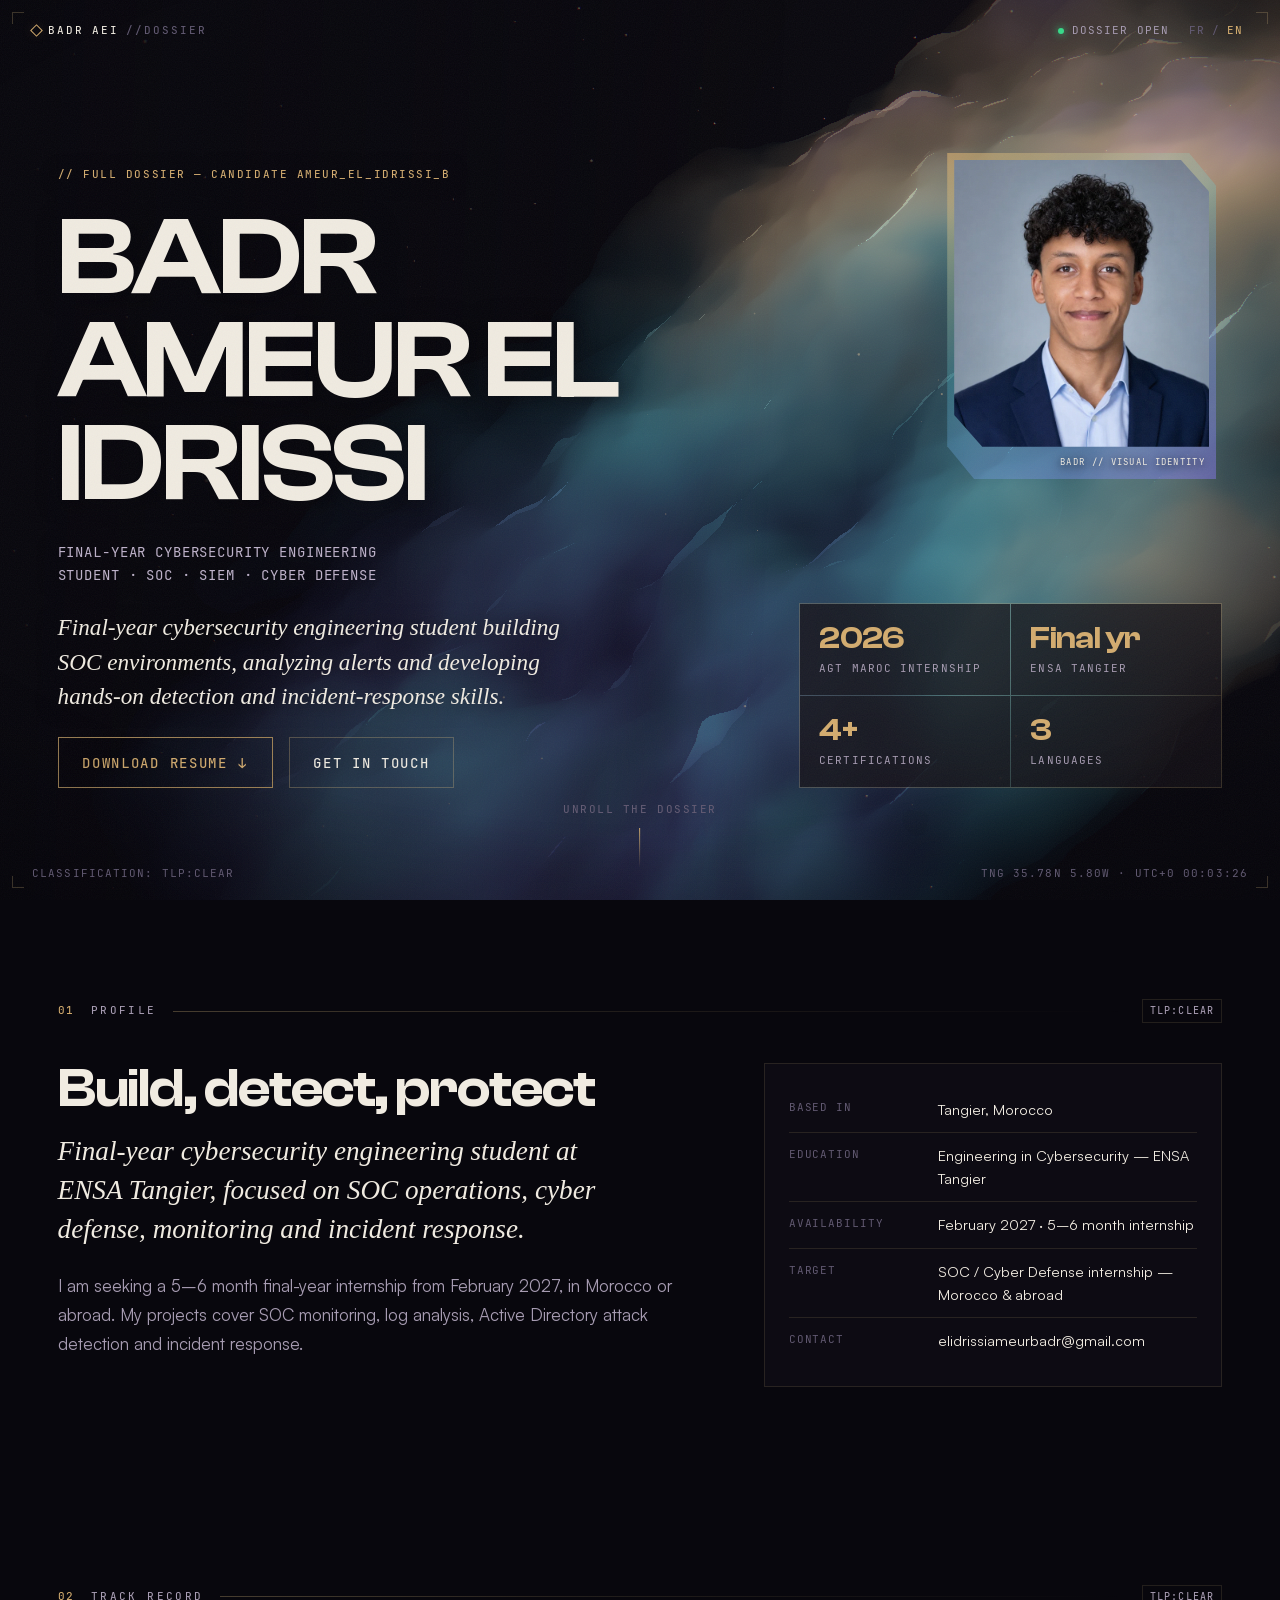
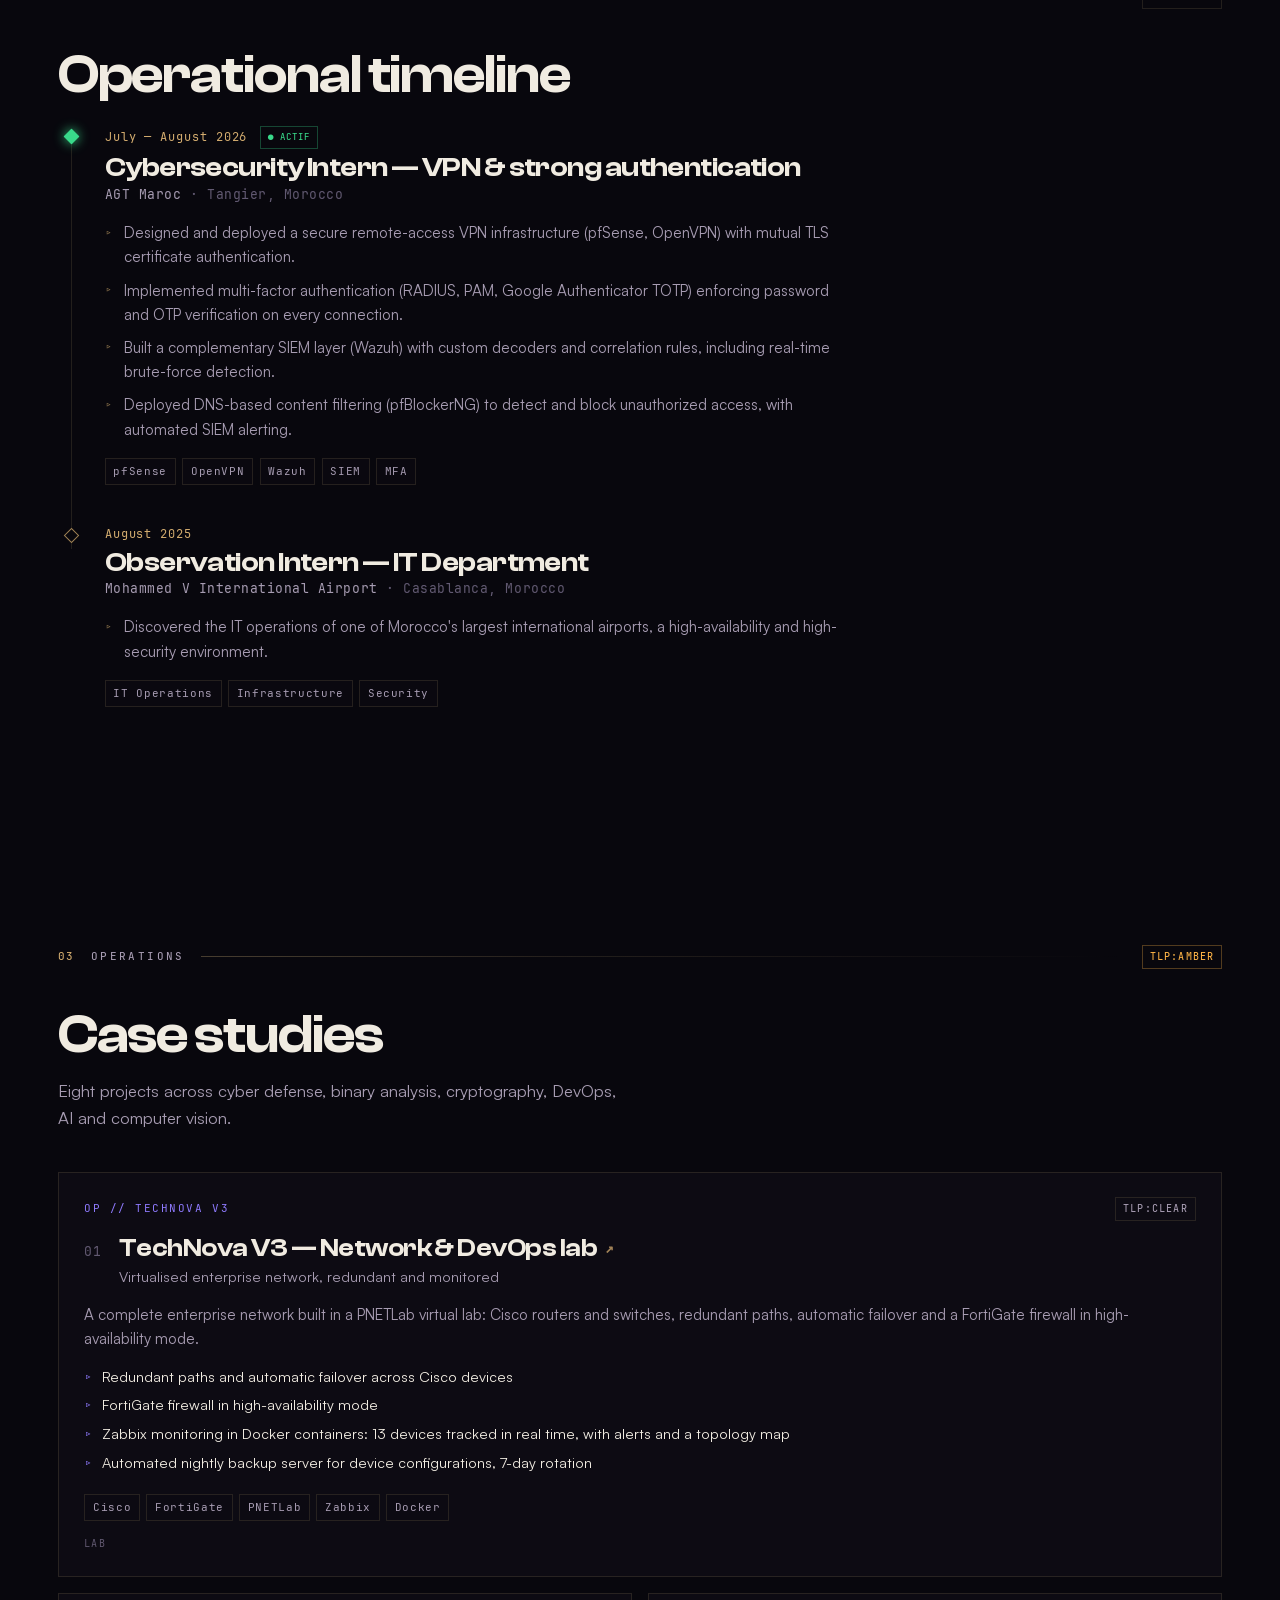
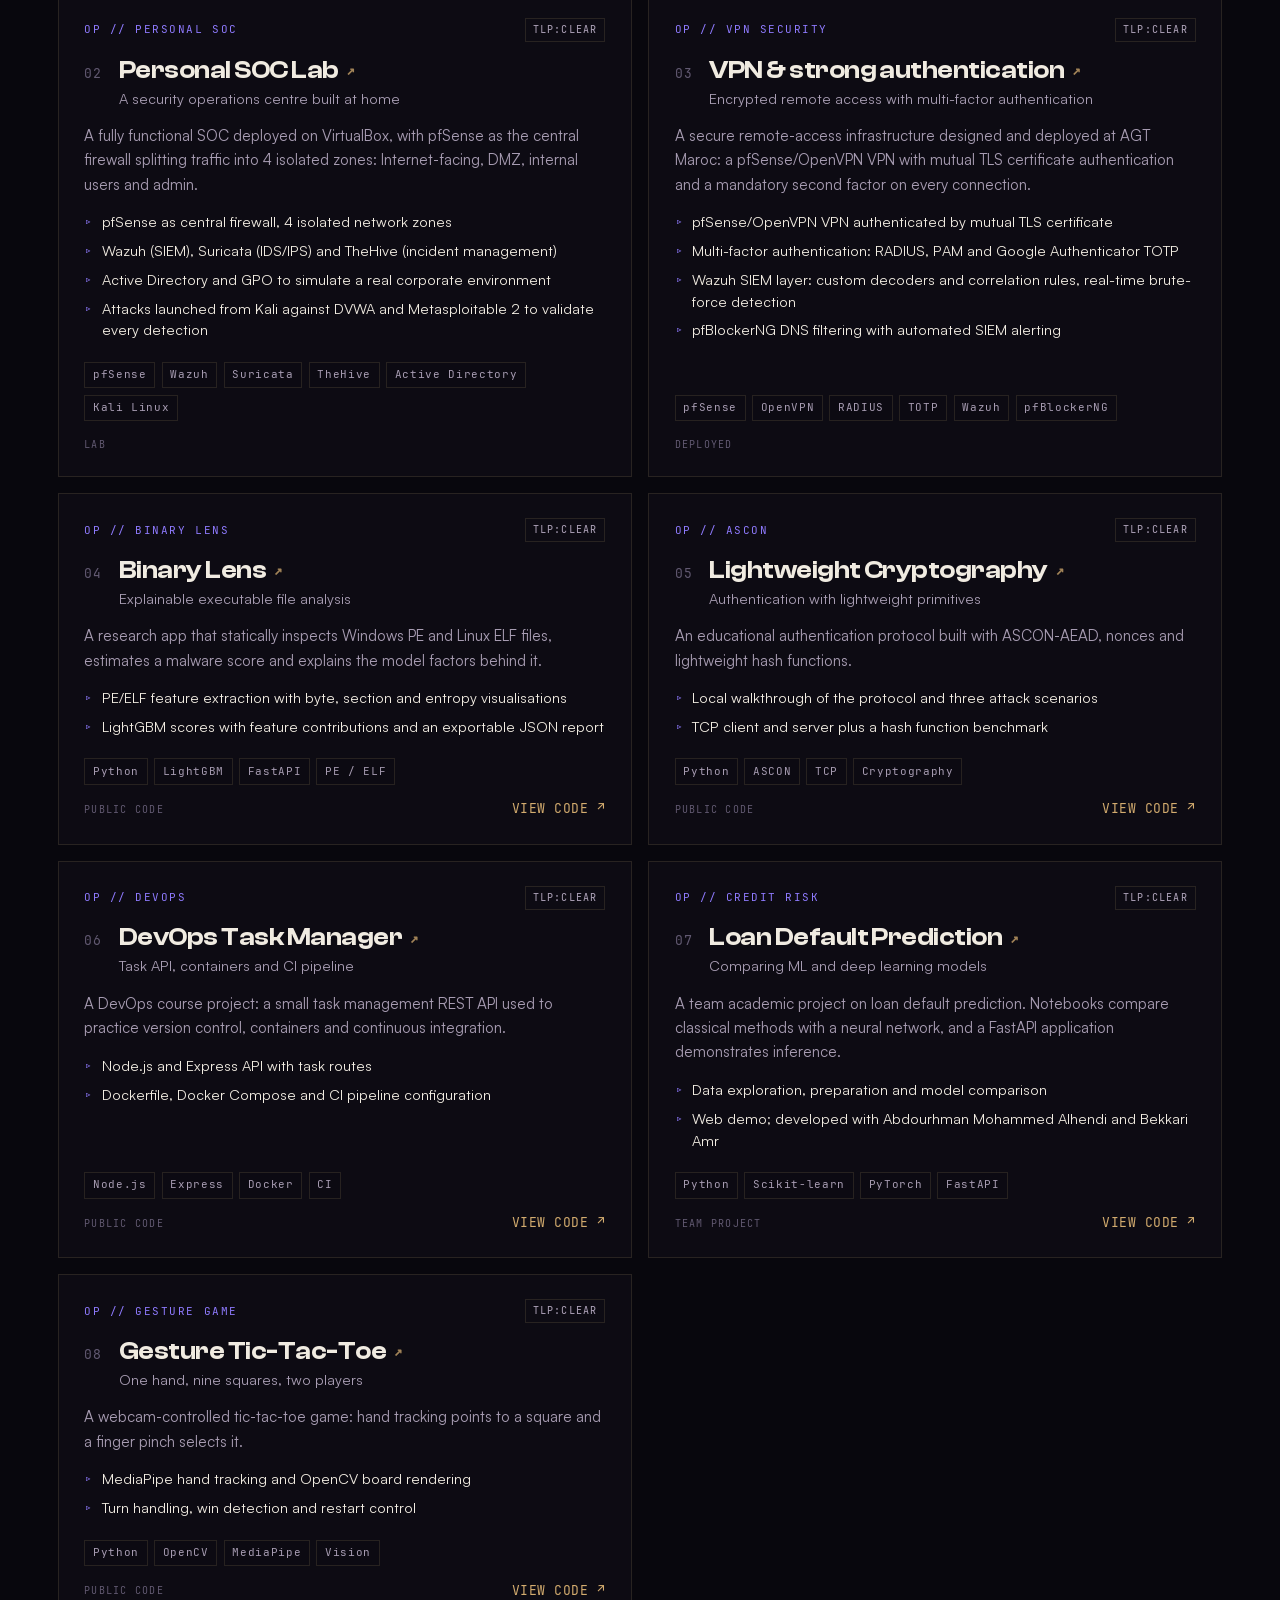
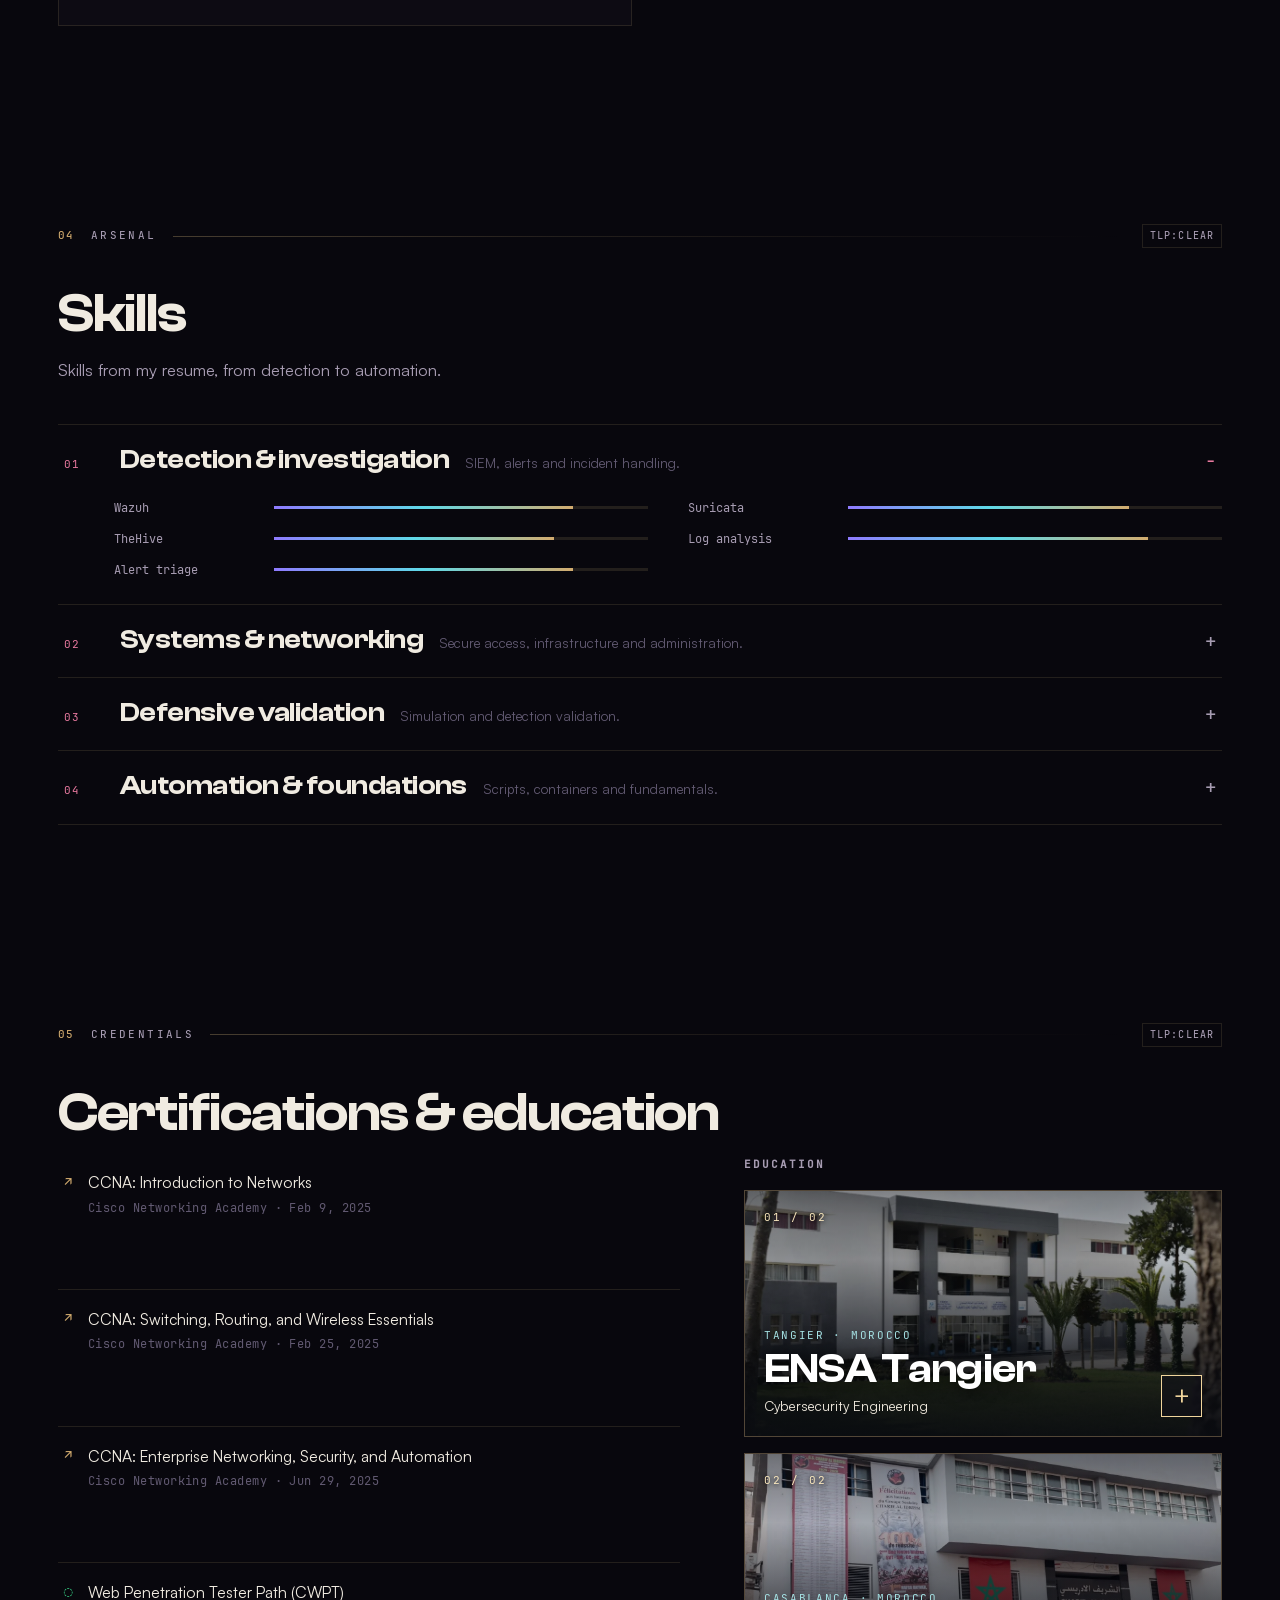
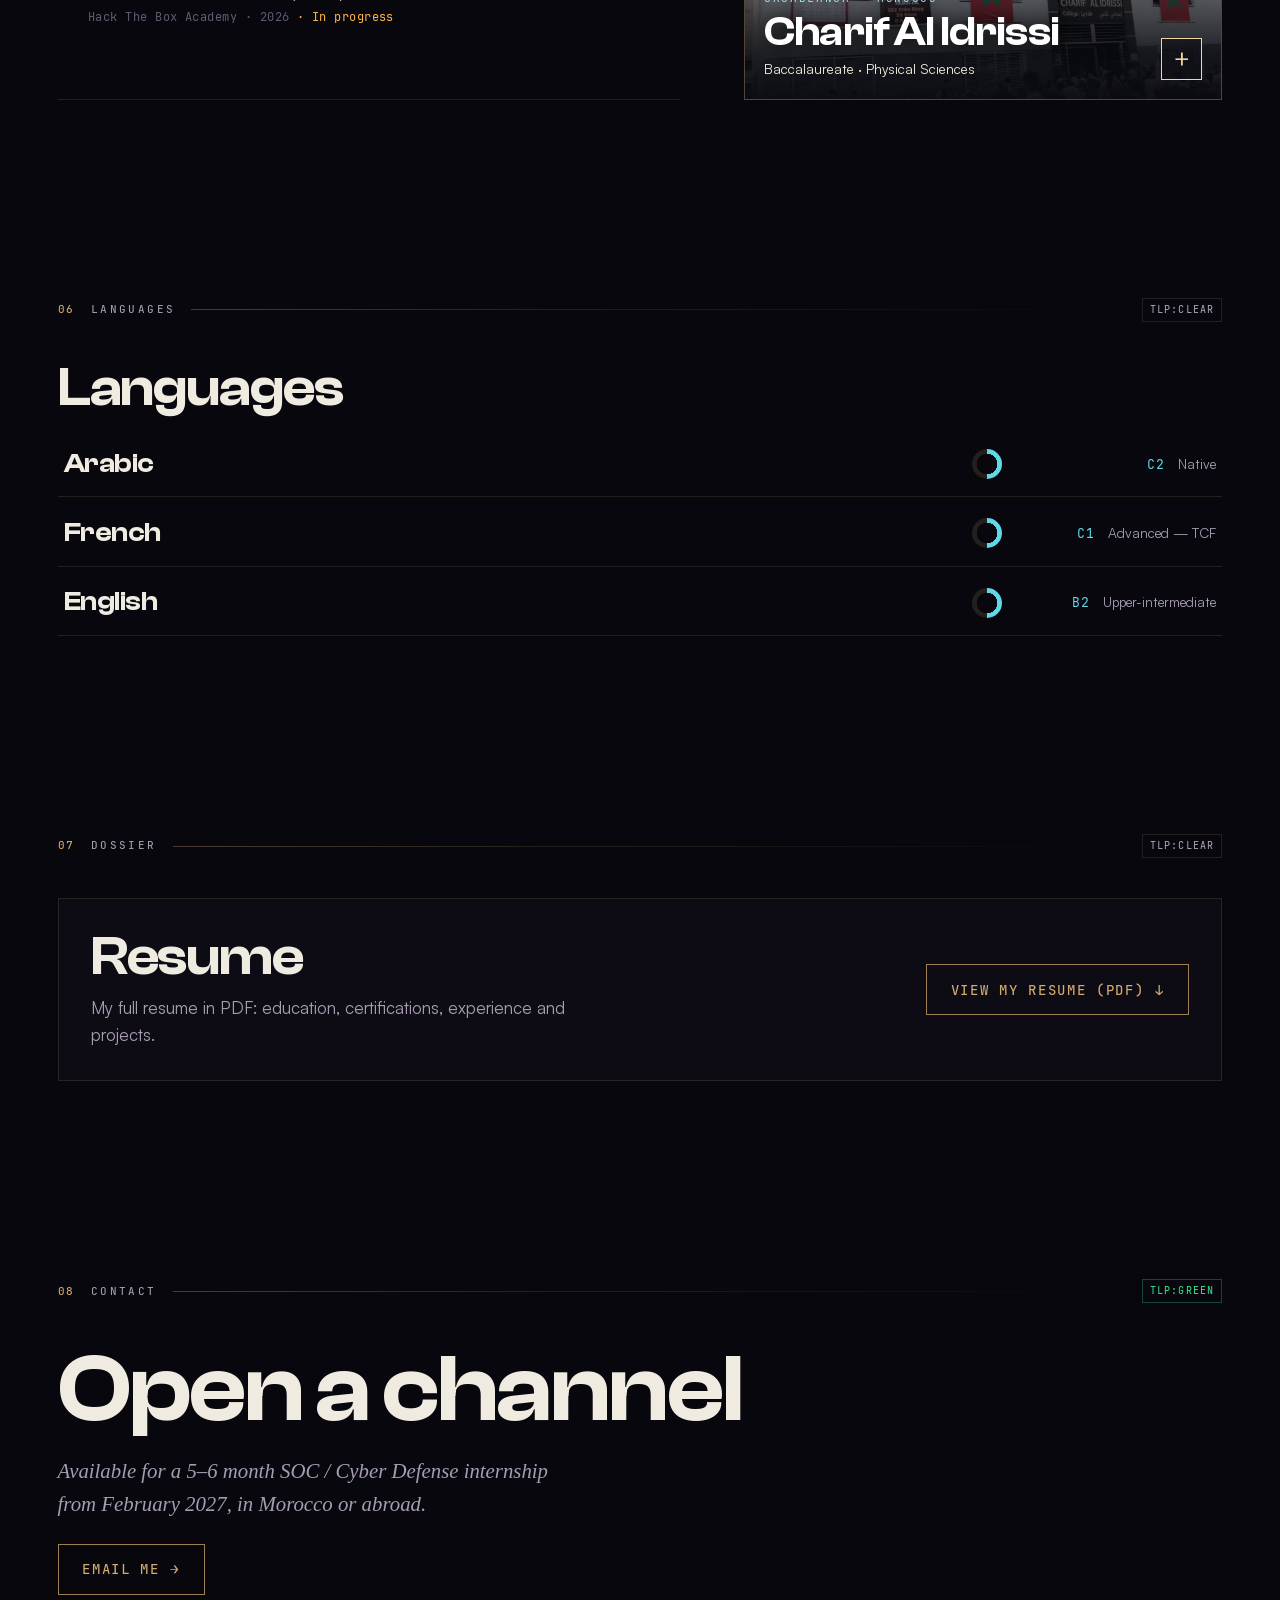
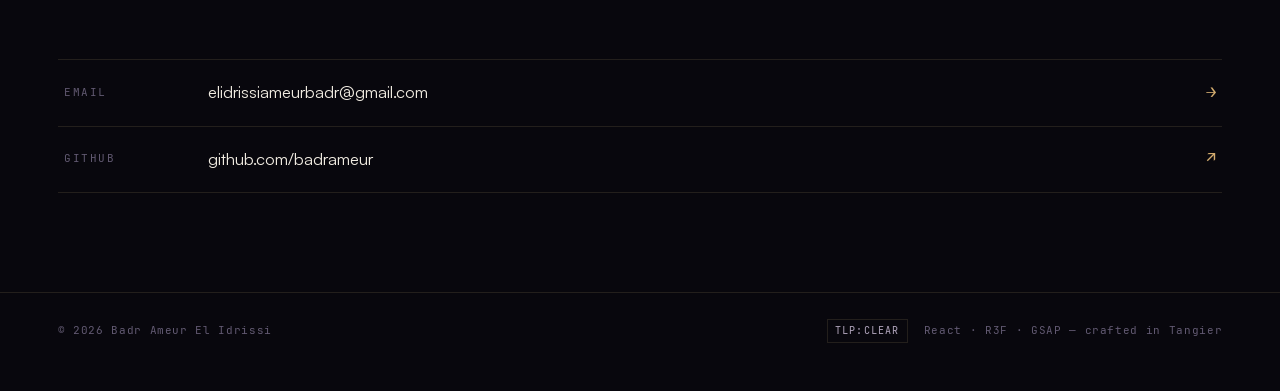
<file: index.html>
<!doctype html>
<html lang="fr">
  <head>
    <meta charset="UTF-8" />
    <meta name="viewport" content="width=device-width, initial-scale=1.0" />
    <meta name="theme-color" content="#08070d" />
    <title>Badr Ameur El Idrissi — Portfolio SOC &amp; Cyberdéfense · PFE 2027</title>
    <meta
      name="description"
      content="Portfolio de Badr Ameur El Idrissi, élève ingénieur en dernière année à l'ENSA Tanger, spécialisé en SOC, SIEM et cyberdéfense, disponible pour un PFE de 5 à 6 mois dès février 2027."
    />
    <link rel="icon" type="image/svg+xml" href="/favicon.svg" />
    <link rel="preload" as="image" href="/assets/badr-portrait.webp" />
    <link rel="canonical" href="https://badrameur.github.io/" />
    <link rel="alternate" hreflang="fr" href="https://badrameur.github.io/" />
    <link rel="alternate" hreflang="en" href="https://badrameur.github.io/en/" />
    <link rel="alternate" hreflang="x-default" href="https://badrameur.github.io/" />

    <meta property="og:type" content="profile" />
    <meta property="og:site_name" content="badrameur.github.io" />
    <meta property="og:title" content="Badr Ameur El Idrissi — Portfolio Cybersécurité" />
    <meta
      property="og:description"
      content="Élève ingénieur en dernière année à l'ENSA Tanger, orienté SOC, SIEM et cyberdéfense. Recherche d'un PFE de 5 à 6 mois dès février 2027."
    />
    <meta property="og:url" content="https://badrameur.github.io/" />
    <meta property="og:locale" content="fr_FR" />
    <meta name="twitter:card" content="summary_large_image" />
    <meta property="og:image" content="https://badrameur.github.io/assets/badr-portrait.webp" />
    <meta name="twitter:image" content="https://badrameur.github.io/assets/badr-portrait.webp" />
    <meta name="twitter:title" content="Badr Ameur El Idrissi — Portfolio Cybersécurité" />
    <meta
      name="twitter:description"
      content="Élève ingénieur en dernière année à l'ENSA Tanger, orienté SOC, SIEM et cyberdéfense. Recherche d'un PFE de 5 à 6 mois dès février 2027."
    />

    <script type="application/ld+json">
      {
        "@context": "https://schema.org",
        "@type": "Person",
        "name": "Badr Ameur El Idrissi",
        "jobTitle": "Élève ingénieur en cybersécurité — SOC et cyberdéfense",
        "alumniOf": [
          {
            "@type": "CollegeOrUniversity",
            "name": "ENSA Tanger — École Nationale des Sciences Appliquées"
          }
        ],
        "knowsLanguage": ["ar", "fr", "en"],
        "knowsAbout": [
          "Réseaux et infrastructure",
          "Security Operations",
          "SIEM",
          "Réponse à incident",
          "Pare-feux",
          "Active Directory",
          "Linux",
          "Automatisation"
        ],
        "hasCredential": [
          "CCNA: Introduction to Networks",
          "CCNA: Switching, Routing, and Wireless Essentials",
          "CCNA: Enterprise Networking, Security, and Automation"
        ],
        "url": "https://badrameur.github.io",
        "email": "mailto:elidrissiameurbadr@gmail.com",
        "sameAs": ["https://github.com/badrameur"]
      }
    </script>

    <style>
      html { background: #08070d; }
      .rail { display: none !important; }
    </style>
    <script type="module" crossorigin src="/assets/index-C53yPSiq.js"></script>
    <link rel="modulepreload" crossorigin href="/assets/rolldown-runtime-QTnfLwEv.js">
    <link rel="modulepreload" crossorigin href="/assets/r3f-DJwWP_88.js">
    <link rel="modulepreload" crossorigin href="/assets/motion-CqK1wNe4.js">
    <link rel="stylesheet" crossorigin href="/assets/index-CTe-PvSK.css?v=rail-20261104">
  </head>
  <body>
    <div id="root"></div>
    <script defer src="/assets/portfolio-enhancements.js"></script>
  </body>
</html>
</file>
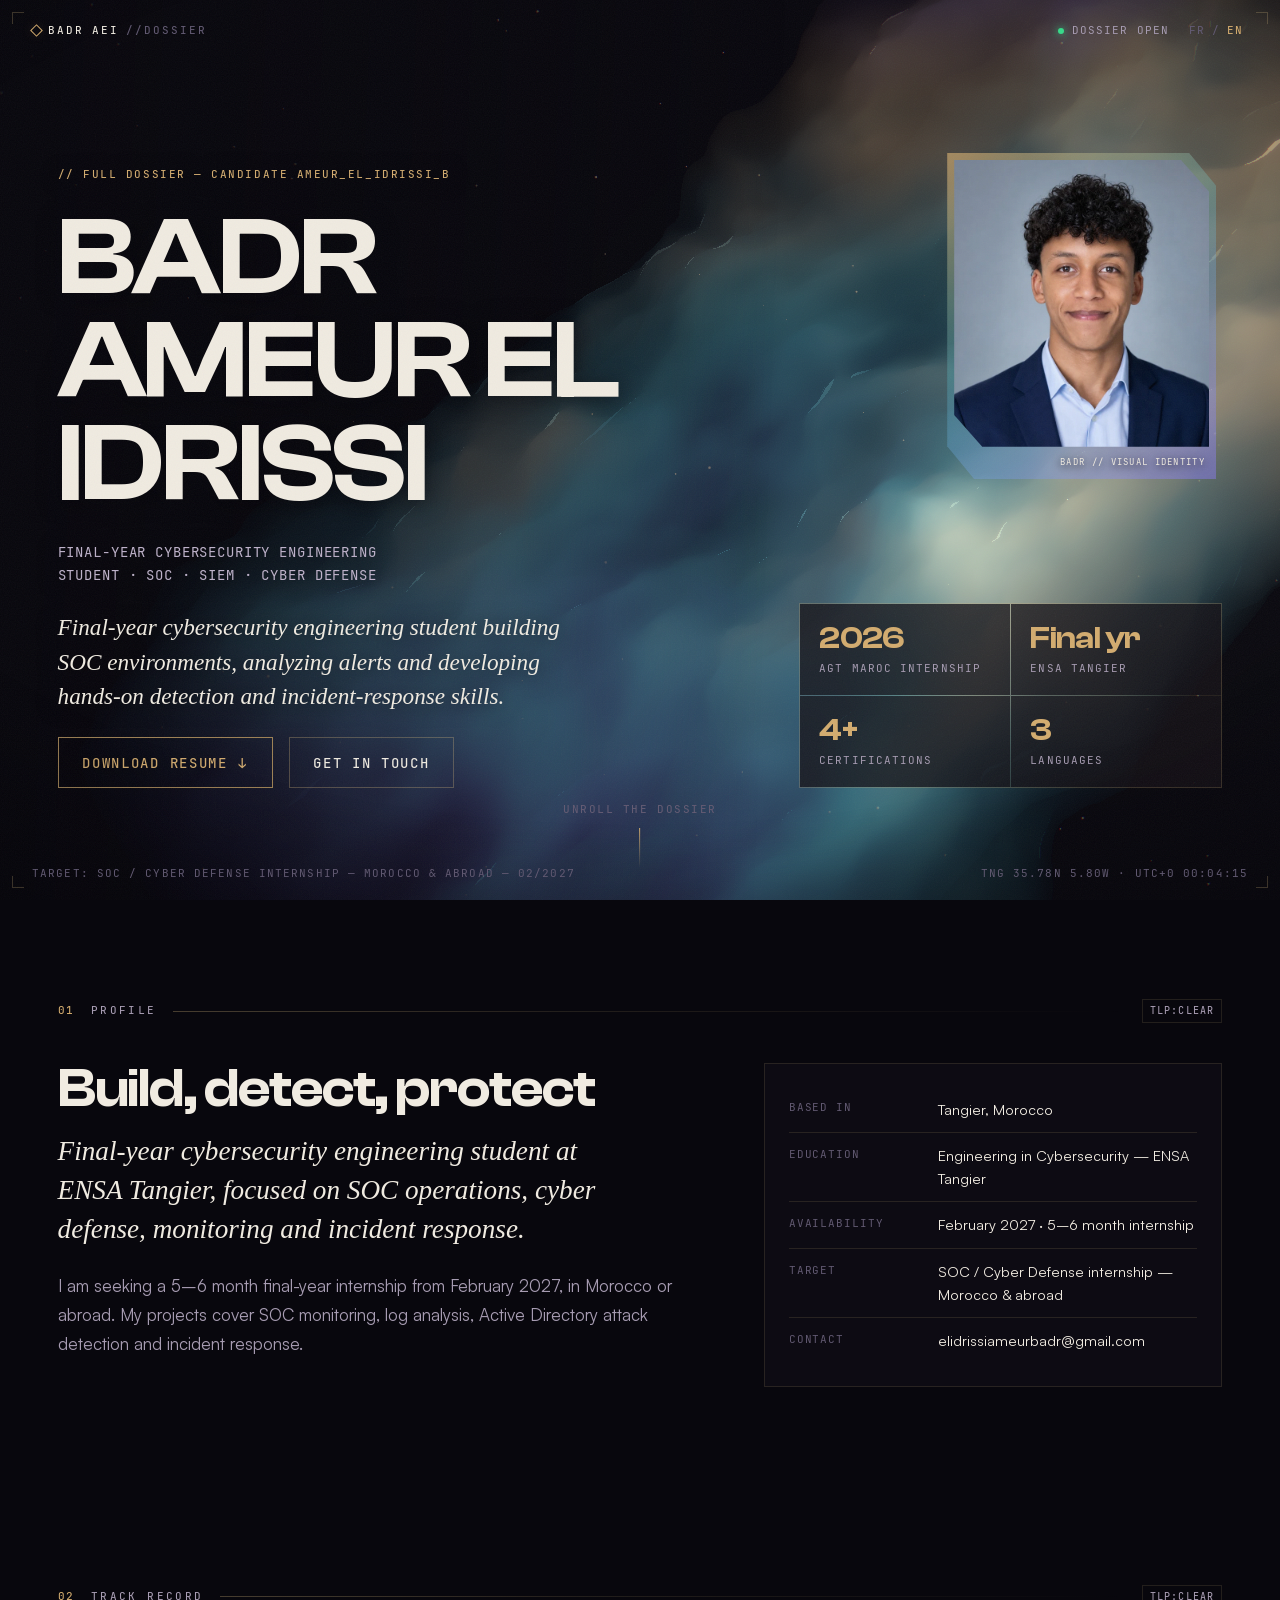
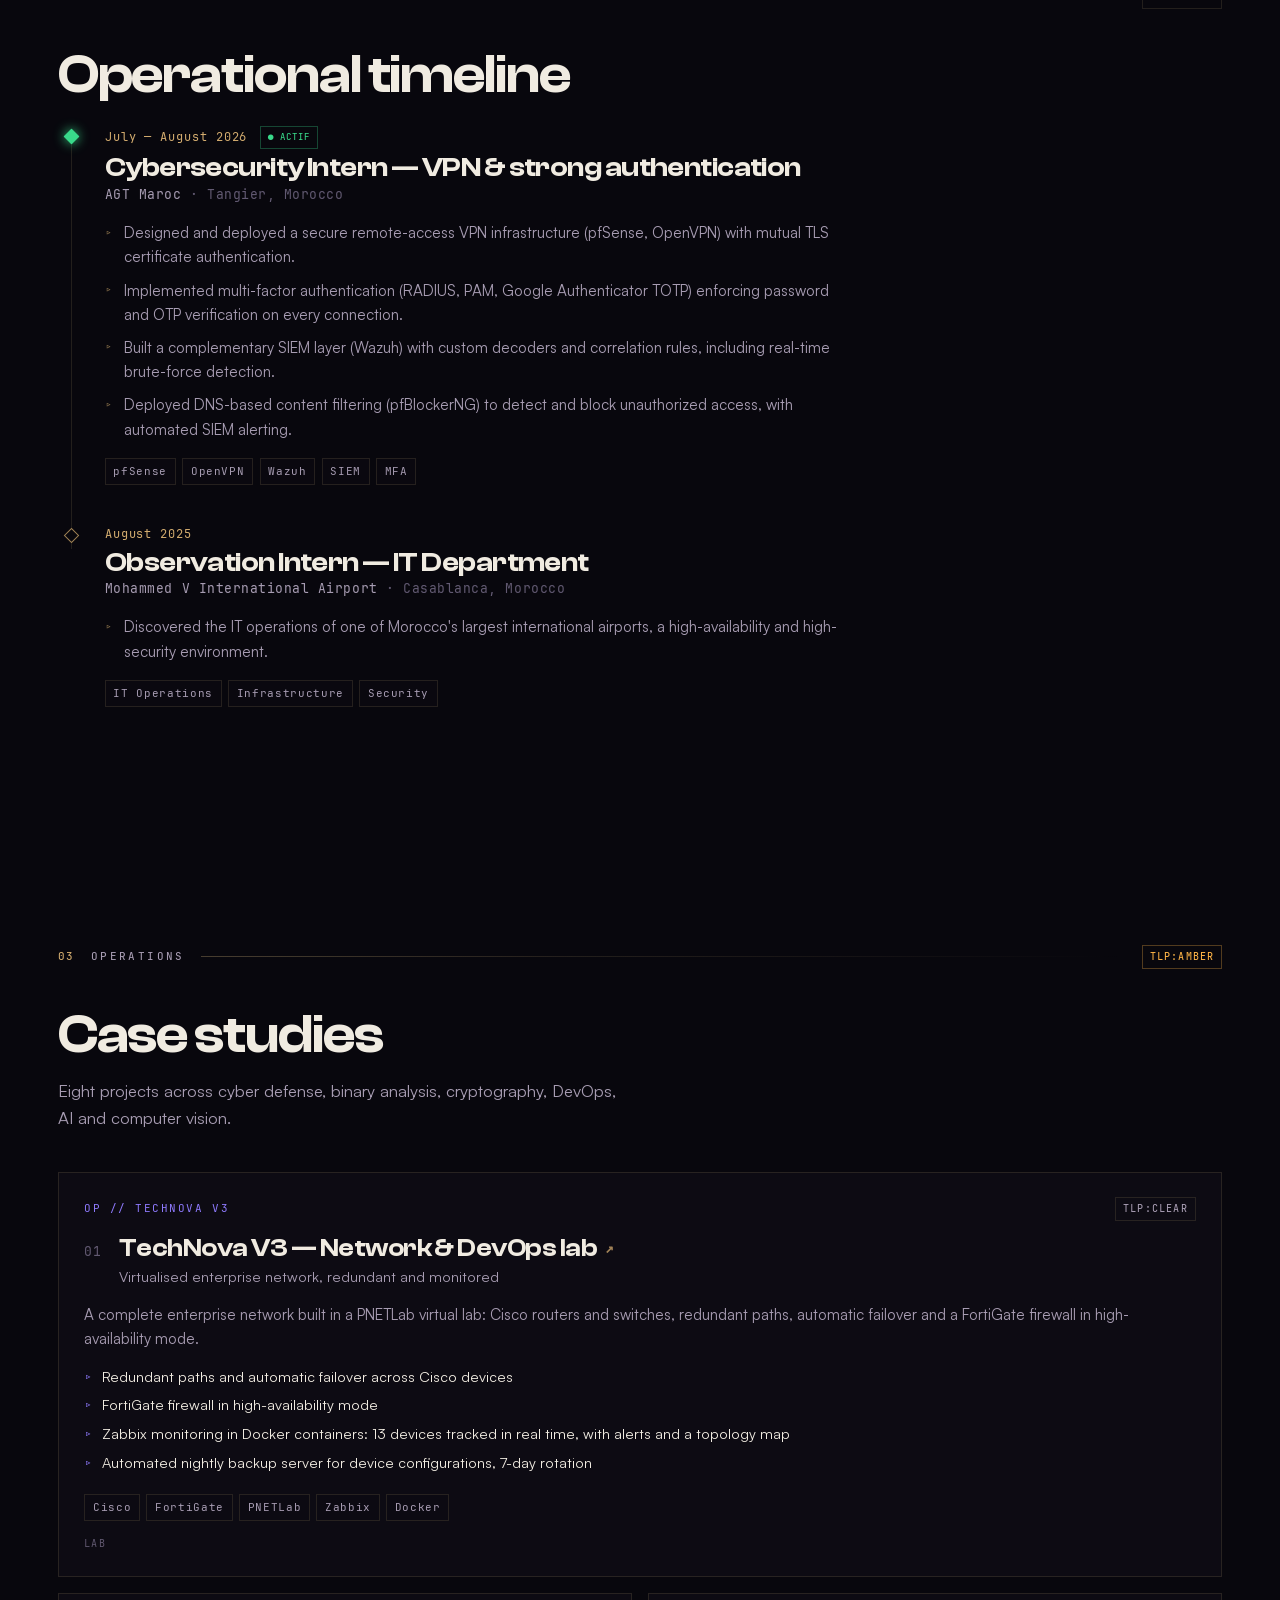
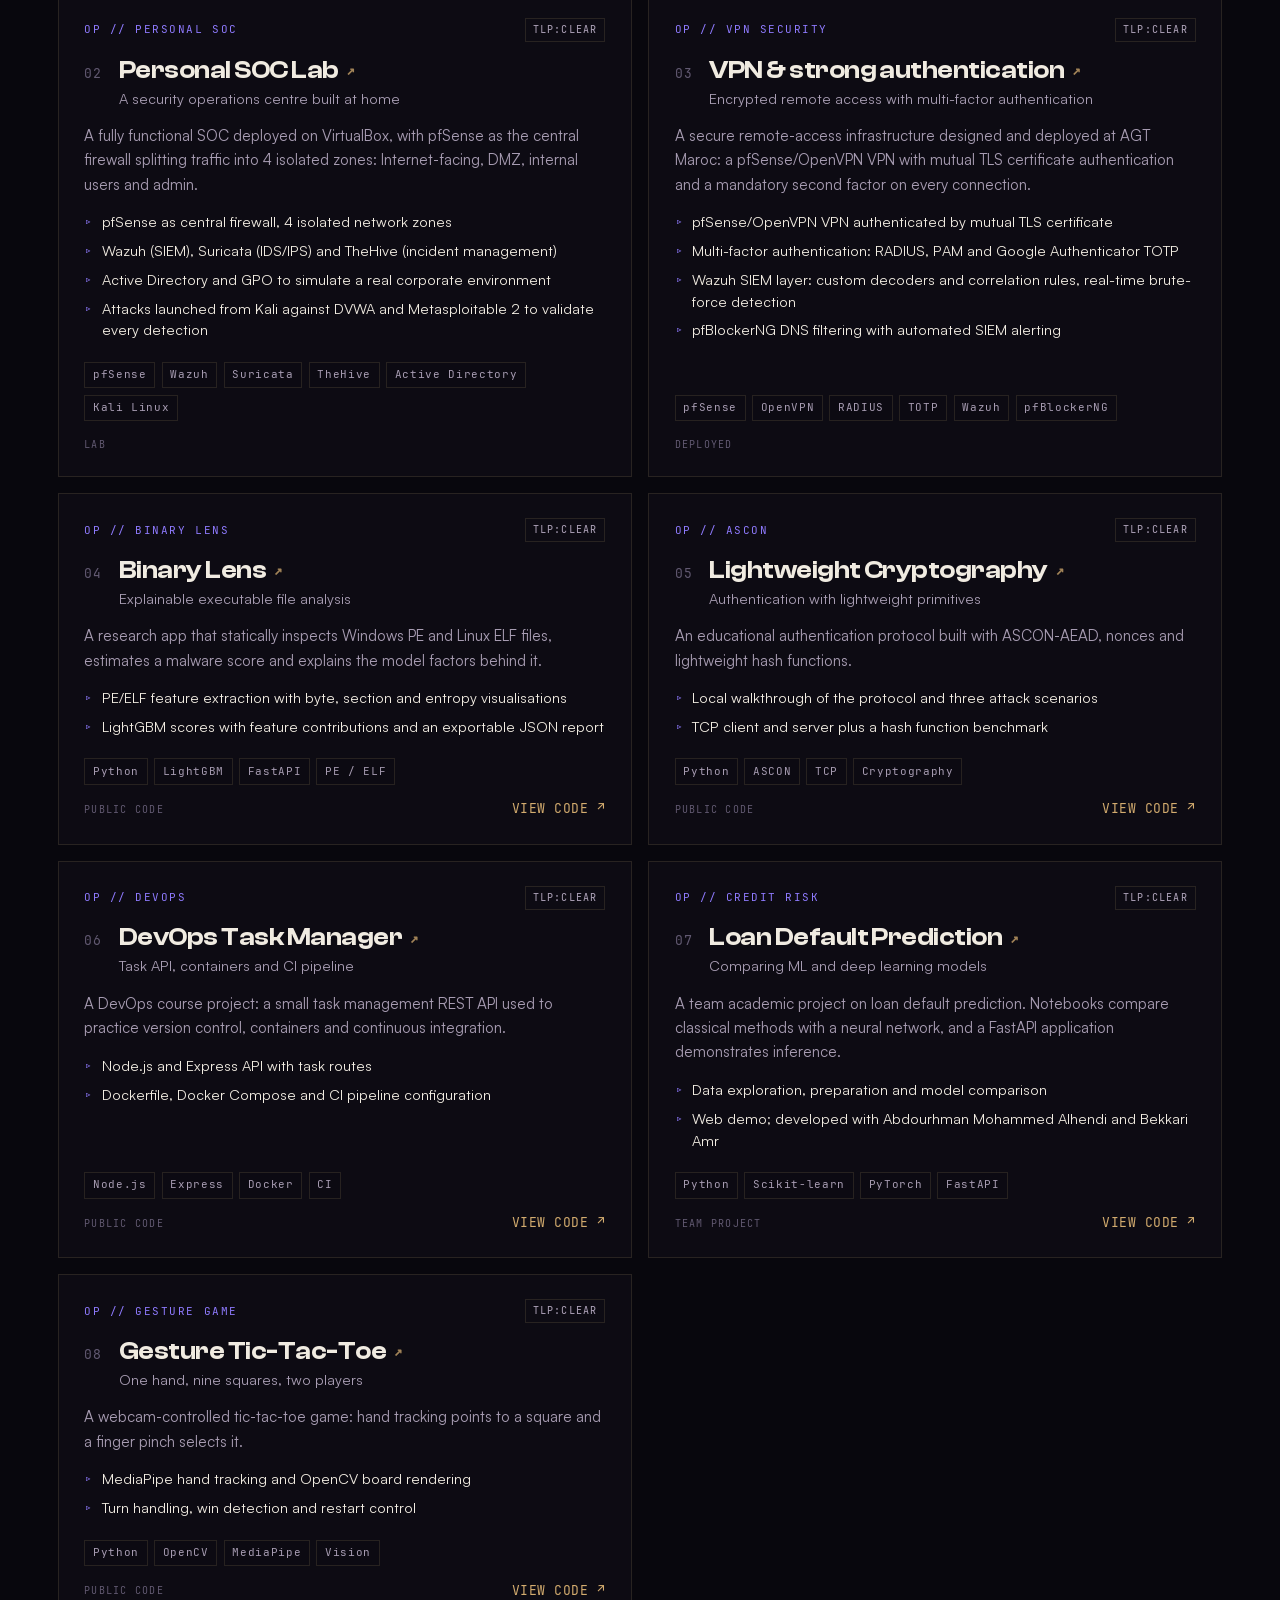
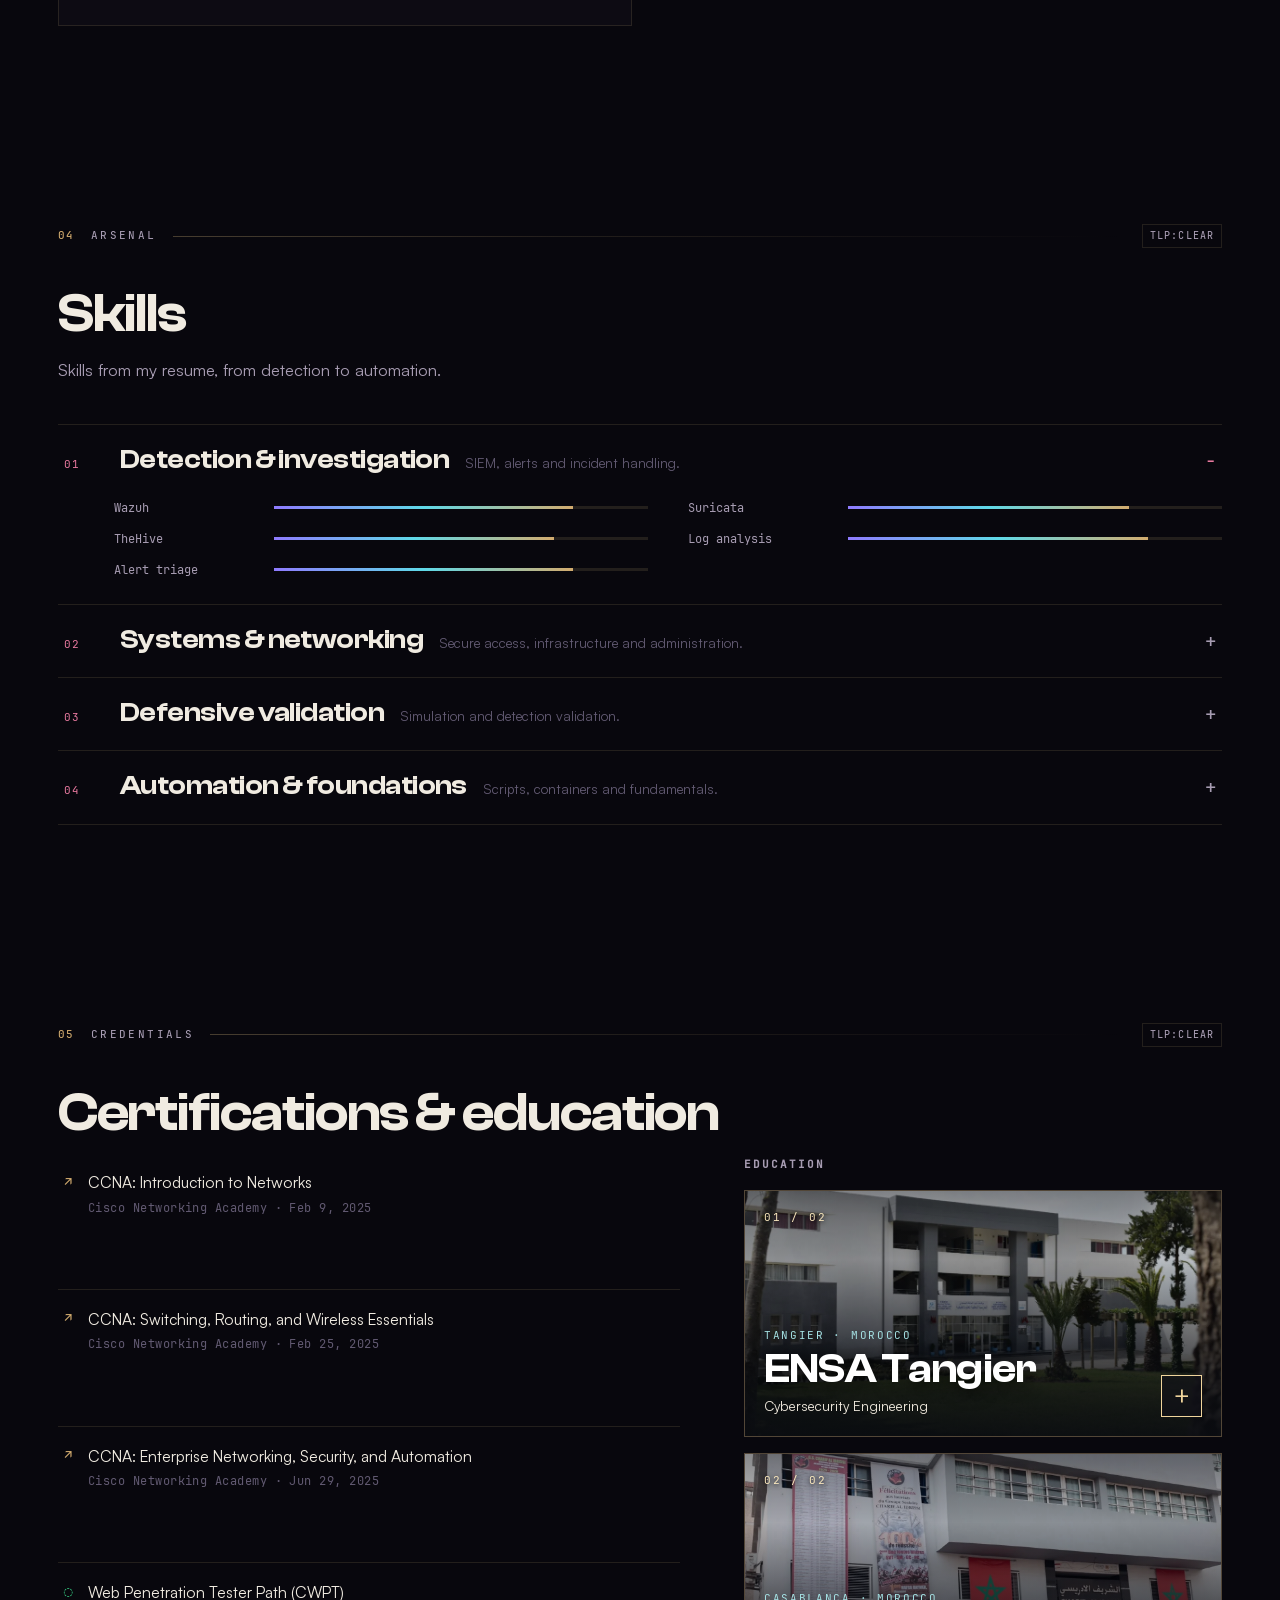
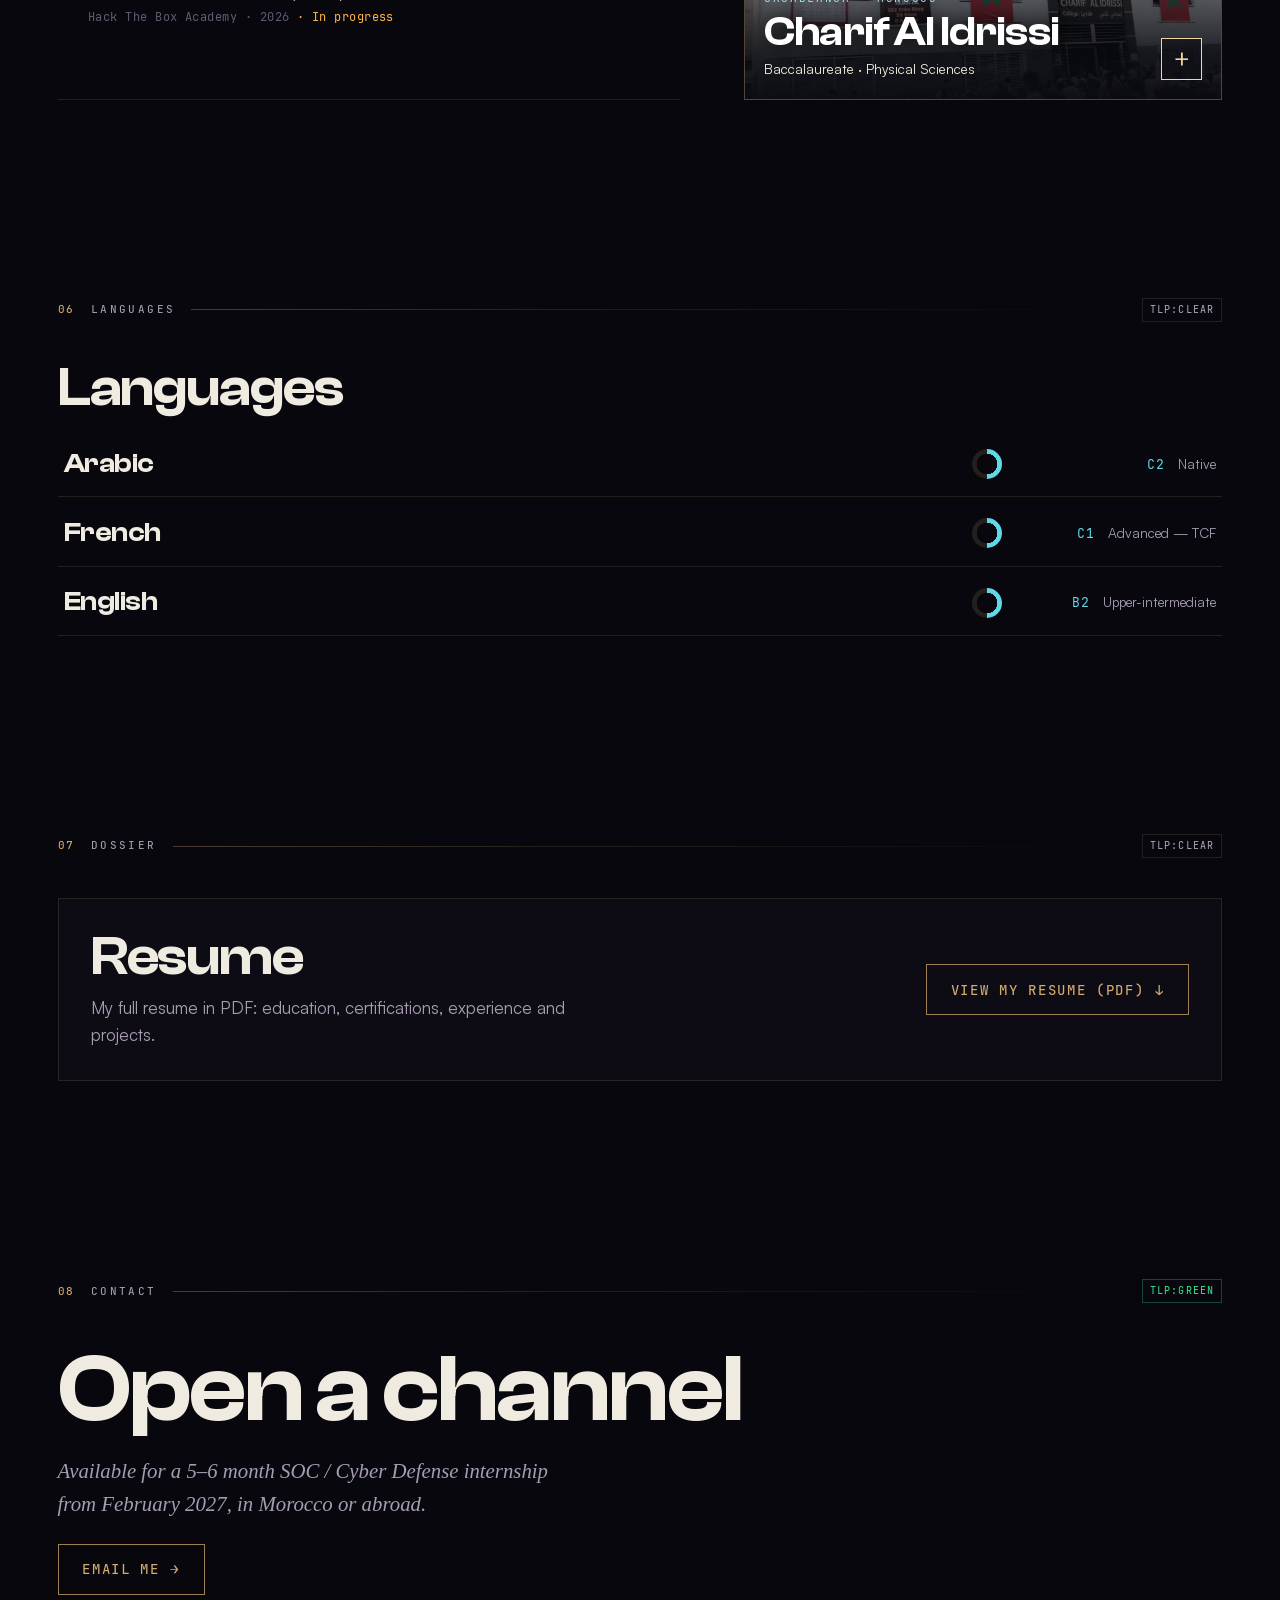
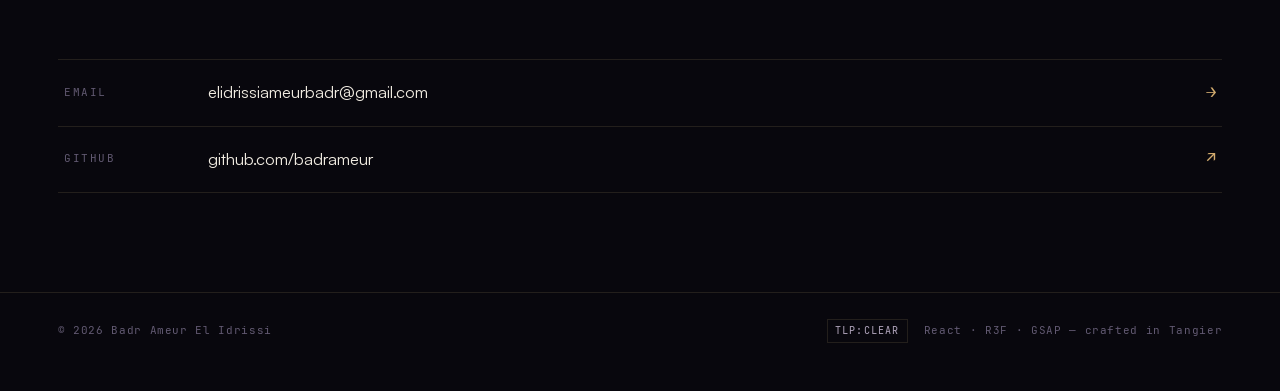
<file: en/index.html>
<!doctype html>
<html lang="en">
  <head>
    <meta charset="UTF-8" />
    <meta name="viewport" content="width=device-width, initial-scale=1.0" />
    <meta name="theme-color" content="#08070d" />
    <title>Badr Ameur El Idrissi — SOC &amp; Cyber Defense Portfolio · 2027 Internship</title>
    <meta
      name="description"
      content="Portfolio of Badr Ameur El Idrissi, final-year cybersecurity engineering student at ENSA Tangier focused on SOC, SIEM and cyber defense, seeking a 5–6 month internship from February 2027."
    />
    <link rel="icon" type="image/svg+xml" href="/favicon.svg" />
    <link rel="preload" as="image" href="/assets/badr-portrait.webp" />
    <link rel="canonical" href="https://badrameur.github.io/en/" />
    <link rel="alternate" hreflang="fr" href="https://badrameur.github.io/" />
    <link rel="alternate" hreflang="en" href="https://badrameur.github.io/en/" />
    <link rel="alternate" hreflang="x-default" href="https://badrameur.github.io/" />

    <meta property="og:type" content="profile" />
    <meta property="og:site_name" content="badrameur.github.io" />
    <meta property="og:title" content="Badr Ameur El Idrissi — Portfolio Cybersécurité" />
    <meta
      property="og:description"
      content="Final-year cybersecurity engineering student at ENSA Tangier focused on SOC, SIEM and cyber defense. Seeking a 5–6 month internship from February 2027."
    />
    <meta property="og:url" content="https://badrameur.github.io/en/" />
    <meta property="og:locale" content="en_US" />
    <meta name="twitter:card" content="summary_large_image" />
    <meta property="og:image" content="https://badrameur.github.io/assets/badr-portrait.webp" />
    <meta name="twitter:image" content="https://badrameur.github.io/assets/badr-portrait.webp" />
    <meta name="twitter:title" content="Badr Ameur El Idrissi — Portfolio Cybersécurité" />
    <meta
      name="twitter:description"
      content="Final-year cybersecurity engineering student at ENSA Tangier focused on SOC, SIEM and cyber defense. Seeking a 5–6 month internship from February 2027."
    />

    <script type="application/ld+json">
      {
        "@context": "https://schema.org",
        "@type": "Person",
        "name": "Badr Ameur El Idrissi",
        "jobTitle": "Final-year Cybersecurity Engineering Student — SOC and Cyber Defense",
        "alumniOf": [
          {
            "@type": "CollegeOrUniversity",
            "name": "ENSA Tanger — École Nationale des Sciences Appliquées"
          }
        ],
        "knowsLanguage": ["ar", "fr", "en"],
        "knowsAbout": [
          "Réseaux et infrastructure",
          "Security Operations",
          "SIEM",
          "Réponse à incident",
          "Pare-feux",
          "Active Directory",
          "Linux",
          "Automatisation"
        ],
        "hasCredential": [
          "CCNA: Introduction to Networks",
          "CCNA: Switching, Routing, and Wireless Essentials",
          "CCNA: Enterprise Networking, Security, and Automation"
        ],
        "url": "https://badrameur.github.io/en/",
        "email": "mailto:elidrissiameurbadr@gmail.com",
        "sameAs": ["https://github.com/badrameur"]
      }
    </script>

    <style>
      html { background: #08070d; }
      .rail { display: none !important; }
    </style>
    <script type="module" crossorigin src="/assets/index-C53yPSiq.js"></script>
    <link rel="modulepreload" crossorigin href="/assets/rolldown-runtime-QTnfLwEv.js">
    <link rel="modulepreload" crossorigin href="/assets/r3f-DJwWP_88.js">
    <link rel="modulepreload" crossorigin href="/assets/motion-CqK1wNe4.js">
    <link rel="stylesheet" crossorigin href="/assets/index-CTe-PvSK.css?v=rail-20261104">
  </head>
  <body>
    <div id="root"></div>
    <script defer src="/assets/portfolio-enhancements.js"></script>
  </body>
</html>
</file>
<file: assets/index-CTe-PvSK.css>
:root{--void:#08070d;--abyss:#100d17;--panel:#110e18a8;--panel-solid:#131019;--line:#ceb27a24;--line-strong:#ceb27a52;--text:#f0ebe1;--dim:#a79cb2;--faint:#625a72;--gold:#d3ac6f;--gold-dim:#9d8154;--gold-glow:#d3ac6f24;--iris:#8f7bff;--cyan:#5fd9e8;--rose:#e8799f;--accent:var(--iris);--accent-glow:color-mix(in srgb, var(--accent) 14%, transparent);--holo:var(--accent);--holo-deep:var(--gold-dim);--holo-glow:var(--accent-glow);--tlp-red:#ff3b47;--tlp-amber:#ffb547;--tlp-green:#39d98a;--f-display:"Clash Display", "Arial Narrow", Impact, sans-serif;--f-body:"Satoshi", system-ui, -apple-system, sans-serif;--f-mono:"JetBrains Mono", ui-monospace, "Cascadia Mono", Consolas, monospace;--f-serif:"Didot", "Bodoni MT", "Playfair Display", "Georgia Pro", Georgia, serif;--fs-hero:clamp(3.2rem, 11vw, 8.75rem);--fs-h2:clamp(1.9rem, 4.4vw, 3.4rem);--fs-h3:clamp(1.2rem, 2.1vw, 1.65rem);--fs-body:1.0625rem;--fs-small:.875rem;--fs-label:.6875rem;--gutter:clamp(1.25rem, 4.5vw, 4.5rem);--maxw:1440px;--sp-1:.5rem;--sp-2:1rem;--sp-3:1.5rem;--sp-4:2.5rem;--sp-5:4rem;--sp-6:clamp(4.5rem, 11vh, 9rem);--ease:cubic-bezier(.16, 1, .3, 1);--dur:.55s;--z-canvas:0;--z-content:10;--z-hud:40;--z-boot:60;--z-cursor:80}@font-face{font-family:Clash Display;src:url(/assets/ClashDisplay-Variable-BID3Ydx1.woff2)format("woff2");font-weight:200 700;font-style:normal;font-display:swap}@font-face{font-family:Satoshi;src:url(/assets/Satoshi-Variable-CFg-z2ne.woff2)format("woff2");font-weight:300 900;font-style:normal;font-display:swap}@font-face{font-family:JetBrains Mono;src:url(/assets/JetBrainsMono-Regular-CA-Os4ii.woff2)format("woff2");font-weight:400;font-style:normal;font-display:swap}@font-face{font-family:JetBrains Mono;src:url(/assets/JetBrainsMono-Medium-DoKWA_AF.woff2)format("woff2");font-weight:500;font-style:normal;font-display:swap}*,:before,:after{box-sizing:border-box;margin:0;padding:0}html{--lightningcss-light: ;--lightningcss-dark:initial;color-scheme:dark;scrollbar-color:var(--faint) var(--void)}body{background:var(--void);color:var(--text);font-family:var(--f-body);font-size:var(--fs-body);-webkit-font-smoothing:antialiased;min-height:100vh;line-height:1.6;overflow-x:hidden}::selection{background:var(--gold);color:var(--void)}:focus-visible{outline:1px solid var(--gold);outline-offset:4px;border-radius:1px}a{color:inherit;text-decoration:none}button{font:inherit;color:inherit;cursor:pointer;background:0 0;border:none}img,svg,canvas{max-width:100%;display:block}::-webkit-scrollbar{width:10px}::-webkit-scrollbar-track{background:var(--void)}::-webkit-scrollbar-thumb{border:3px solid var(--void);background:#221d2e;border-radius:5px}::-webkit-scrollbar-thumb:hover{background:var(--gold-dim)}.mono{font-family:var(--f-mono)}.label{font-family:var(--f-mono);font-size:var(--fs-label);letter-spacing:.14em;text-transform:uppercase;color:var(--dim);font-weight:500}.display{font-family:var(--f-display);letter-spacing:-.02em;font-weight:600;line-height:.98}.display em,.serif-em{font-family:var(--f-serif);letter-spacing:0;color:var(--accent);font-style:italic;font-weight:400}.dim{color:var(--dim)}.holo{color:var(--accent)}.gilt{color:var(--gold)}.sr-only{clip:rect(0 0 0 0);white-space:nowrap;border:0;width:1px;height:1px;margin:-1px;padding:0;position:absolute;overflow:hidden}.skip-link{top:-100px;left:var(--sp-2);z-index:100;background:var(--gold);color:var(--void);font-family:var(--f-mono);font-size:var(--fs-small);transition:top .2s var(--ease);padding:.6em 1em;position:fixed}.skip-link:focus-visible{top:var(--sp-2)}.container{width:min(100% - 2 * var(--gutter), var(--maxw));margin-inline:auto}.cmd{font-family:var(--f-mono);font-size:var(--fs-small);letter-spacing:.12em;text-transform:uppercase;color:var(--text);border:1px solid var(--line-strong);transition:color var(--dur) var(--ease), border-color var(--dur) var(--ease);background:0 0;align-items:center;gap:.75em;padding:.95em 1.7em;font-weight:500;display:inline-flex;position:relative;overflow:hidden}.cmd:before{content:"";background:linear-gradient(100deg, transparent 20%, color-mix(in srgb, var(--accent) 12%, transparent) 50%, transparent 80%);transition:transform .7s var(--ease);position:absolute;inset:0;transform:translate(-101%)}.cmd:hover,.cmd:focus-visible{color:var(--accent);border-color:color-mix(in srgb, var(--accent) 55%, transparent)}.cmd:hover:before,.cmd:focus-visible:before{transform:translate(101%)}.cmd--primary{border-color:var(--gold-dim);color:var(--gold)}.cmd--primary:hover,.cmd--primary:focus-visible{color:var(--gold);border-color:var(--gold)}.cmd--primary:before{background:linear-gradient(100deg,#0000 20%,#d3ac6f29 50%,#0000 80%)}.cmd .cmd-arrow{transition:transform var(--dur) var(--ease)}.cmd:hover .cmd-arrow{transform:translate(4px)}.panel{background:var(--panel);border:1px solid var(--line);-webkit-backdrop-filter:blur(14px)}.sec-label{align-items:center;gap:var(--sp-2);margin-bottom:var(--sp-4);display:flex}.sec-label .sec-idx{font-family:var(--f-mono);font-size:var(--fs-label);letter-spacing:.14em;color:var(--gold);font-weight:500}.sec-label .sec-name{font-family:var(--f-mono);font-size:var(--fs-label);letter-spacing:.22em;text-transform:uppercase;color:var(--dim);font-weight:500}.sec-label .sec-rule{background:linear-gradient(to right, var(--line-strong), var(--line) 40%, transparent);flex:1;height:1px}.tlp{font-family:var(--f-mono);letter-spacing:.12em;border:1px solid var(--line);color:var(--faint);white-space:nowrap;padding:.3em .7em;font-size:.625rem;font-weight:500}.tlp--clear{color:var(--dim)}.tlp--green{color:var(--tlp-green);border-color:#39d98a4d}.tlp--amber{color:var(--tlp-amber);border-color:#ffb5474d}.tlp--red{color:var(--tlp-red);border-color:#ff3b474d}.status-dot{background:var(--tlp-green);width:6px;height:6px;box-shadow:0 0 8px var(--tlp-green);border-radius:50%;animation:2.4s ease-in-out infinite dot-pulse}@keyframes dot-pulse{0%,to{opacity:1}50%{opacity:.35}}.hud{z-index:var(--z-hud);pointer-events:none;font-family:var(--f-mono);font-size:var(--fs-label);letter-spacing:.1em;position:fixed;inset:0}.hud a,.hud button{pointer-events:auto}.hud-top,.hud-bottom{justify-content:space-between;align-items:center;padding:1.1rem clamp(1.1rem,3vw,2rem);display:flex;position:absolute;left:0;right:0}.hud-top{top:0}.hud-bottom{bottom:0}.hud-mark{color:var(--text);letter-spacing:.18em;align-items:center;gap:.6em;font-weight:500;display:inline-flex}.hud-mark .hud-mark-glyph{border:1px solid var(--gold);width:9px;height:9px;box-shadow:0 0 12px var(--gold-glow);transform:rotate(45deg)}.hud-mark em{color:var(--faint);font-style:normal}.hud-right{align-items:center;gap:1.4em;display:flex}.hud-status{color:var(--dim);align-items:center;gap:.7em;display:inline-flex}.lang-switch{color:var(--faint);align-items:center;gap:.15em;display:inline-flex}.lang-switch button{font-family:var(--f-mono);font-size:var(--fs-label);letter-spacing:.1em;color:var(--faint);transition:color .25s var(--ease);padding:.4em .45em;font-weight:500}.lang-switch button[aria-pressed=true]{color:var(--gold)}.lang-switch button:hover{color:var(--text)}.hud-ticker{color:var(--faint);white-space:nowrap;text-overflow:ellipsis;min-width:0;max-width:46vw;overflow:hidden}.hud-coords{color:var(--faint);text-align:right}.hud-corner{border-color:var(--line-strong);opacity:.8;border-style:solid;border-width:0;width:12px;height:12px;position:absolute}.hud-corner--tl{border-width:1px 0 0 1px;top:12px;left:12px}.hud-corner--tr{border-width:1px 1px 0 0;top:12px;right:12px}.hud-corner--bl{border-width:0 0 1px 1px;bottom:12px;left:12px}.hud-corner--br{border-width:0 1px 1px 0;bottom:12px;right:12px}@media (max-width:720px){.hud-bottom,.hud-status .hud-status-text{display:none}}.fx{pointer-events:none;position:fixed;inset:0}.fx--grain{z-index:31;opacity:.05;background-image:url("data:image/svg+xml,%3Csvg xmlns='http://www.w3.org/2000/svg' width='160' height='160'%3E%3Cfilter id='n'%3E%3CfeTurbulence type='fractalNoise' baseFrequency='0.85' numOctaves='2' stitchTiles='stitch'/%3E%3C/filter%3E%3Crect width='100%25' height='100%25' filter='url(%23n)'/%3E%3C/svg%3E")}.fx--vignette{z-index:33;background:radial-gradient(120% 90% at 50% 42%,#0000 55%,#0403089e 100%)}html.has-cursor,html.has-cursor a,html.has-cursor button{cursor:none}.cursor-dot,.cursor-ring{z-index:var(--z-cursor);pointer-events:none;will-change:transform;border-radius:50%;position:fixed;top:0;left:0}.cursor-dot{background:var(--gold);width:4px;height:4px;margin:-2px 0 0 -2px}.cursor-ring{width:30px;height:30px;transition:width .25s var(--ease), height .25s var(--ease), margin .25s var(--ease), border-color .25s var(--ease);border:1px solid #f0ebe166;margin:-15px 0 0 -15px}.cursor-ring.is-active{border-color:var(--gold);width:46px;height:46px;margin:-23px 0 0 -23px}.p-hero{--accent:var(--iris)}.p-about{--accent:var(--cyan)}.p-experience{--accent:var(--gold)}.p-projects{--accent:var(--iris)}.p-skills{--accent:var(--rose)}.p-certs{--accent:var(--gold)}.p-languages{--accent:var(--cyan)}.p-cv,.p-contact{--accent:var(--gold)}.scene{z-index:var(--z-canvas);pointer-events:none;position:fixed;inset:0}.scene-scrim{z-index:1;pointer-events:none;background:linear-gradient(92deg,#08070dd1 0%,#08070d80 32%,#08070d00 60%);position:fixed;inset:0}@media (max-width:899px){.scene-scrim{background:linear-gradient(#08070d8c 0%,#08070dc7 45%)}}main{z-index:var(--z-content);position:relative}.p-section{padding-block:var(--sp-6);position:relative}.p-section>.container{position:relative}.section-title{font-size:var(--fs-h2);margin-bottom:var(--sp-2);max-width:18ch}.section-intro{color:var(--dim);max-width:52ch;margin-bottom:var(--sp-4);font-size:1.05rem}.tag-row{flex-wrap:wrap;gap:.4rem;list-style:none;display:flex}.tag{letter-spacing:.06em;color:var(--dim);border:1px solid var(--line);background:#0d0b1380;padding:.32em .7em;font-size:.6875rem}.rail{z-index:var(--z-hud);display:none;position:fixed;top:50%;left:clamp(1rem,2.5vw,2.2rem);transform:translateY(-50%)}@media (min-width:1080px){.rail{display:block}}.rail-list{flex-direction:column;gap:.15rem;list-style:none;display:flex}.rail-item{color:var(--faint);transition:color .3s var(--ease);align-items:center;gap:.7rem;padding:.5rem .4rem;display:flex}.rail-idx{letter-spacing:.1em;opacity:.6;font-size:.625rem}.rail-label{letter-spacing:.14em;text-transform:uppercase;opacity:0;transition:opacity .3s var(--ease), transform .3s var(--ease);font-size:.72rem;transform:translate(-6px)}.rail-tick{width:16px;height:1px;transition:width .3s var(--ease);background:currentColor}.rail-item:hover,.rail-item:focus-visible{color:var(--dim)}.rail-item:hover .rail-label,.rail-item:focus-visible .rail-label{opacity:1;transform:translate(0)}.rail-item.is-active{color:var(--gold)}.rail-item.is-active .rail-label{opacity:1;transform:translate(0)}.rail-item.is-active .rail-tick{width:28px}.rail-progress{background:var(--line);width:1px;height:60px;position:absolute;top:calc(100% + 1rem);left:.7rem}.rail-progress span{background:linear-gradient(to bottom, var(--iris), var(--cyan), var(--gold));transform-origin:top;width:100%;height:100%;display:block}.p-hero{flex-direction:column;justify-content:center;min-height:100vh;padding-block:14vh 8vh;display:flex;position:relative}.hero-grid{gap:var(--sp-5);grid-template-columns:1fr;align-items:end;display:grid}@media (min-width:900px){.hero-grid{grid-template-columns:minmax(0,1.6fr) minmax(0,1fr)}}.hero-main>*+*{margin-top:var(--sp-3)}.hero-main>*{text-shadow:0 2px 22px #08070dcc}.hero-eyebrow{color:var(--gold)}.hero-name{font-size:clamp(2.9rem,9vw,7rem);line-height:.92}.hero-role{color:#bfb3cb;letter-spacing:.06em;text-transform:uppercase;max-width:44ch;font-size:clamp(.74rem,1.4vw,.9rem)}.hero-tagline{font-family:var(--f-serif);max-width:46ch;color:var(--text);font-size:clamp(1.15rem,2.1vw,1.45rem);font-style:italic;font-weight:400;line-height:1.48}.hero-ctas{margin-top:var(--sp-3);flex-wrap:wrap;gap:1rem;display:flex}.hero-stats{background:var(--line);border:1px solid var(--line);grid-template-columns:repeat(2,1fr);gap:1px;display:grid}.stat{-webkit-backdrop-filter:blur(8px);background:#0d0b13b8;padding:1.1rem 1.2rem}.stat-value{color:var(--gold);font-size:2rem;line-height:1}.stat-label{letter-spacing:.1em;text-transform:uppercase;color:var(--dim);margin-top:.4rem;font-size:.68rem}.hero-scroll{color:var(--faint);flex-direction:column;align-items:center;gap:.6rem;display:flex;position:absolute;bottom:2rem;left:50%;transform:translate(-50%)}.hero-scroll-line{background:linear-gradient(to bottom, var(--gold), transparent);transform-origin:top;width:1px;height:40px;animation:scroll-drip 2.4s var(--ease) infinite}@keyframes scroll-drip{0%{opacity:1;transform:scaleY(0)}55%{opacity:1;transform:scaleY(1)}to{opacity:0;transform:scaleY(1)}}.about-grid{gap:var(--sp-4);grid-template-columns:1fr;display:grid}@media (min-width:900px){.about-grid{gap:var(--sp-5);grid-template-columns:minmax(0,1.4fr) minmax(0,1fr)}}.about-lead{font-family:var(--f-serif);color:var(--text);margin-bottom:var(--sp-3);max-width:42ch;font-size:clamp(1.3rem,2.3vw,1.7rem);font-style:italic;font-weight:400;line-height:1.42}.about-para{color:var(--dim);max-width:58ch;line-height:1.7}.about-para+.about-para{margin-top:1rem}.about-facts{align-self:start;padding:1.4rem 1.5rem}.fact-list{list-style:none}.fact-row{border-bottom:1px solid var(--line);grid-template-columns:8.5rem 1fr;gap:.8rem;padding:.7rem 0;font-size:.9rem;display:grid}.fact-row:last-child{border-bottom:none}.fact-k{color:var(--faint);letter-spacing:.08em;text-transform:uppercase;padding-top:.15em;font-size:.7rem}.fact-v{color:var(--text)}.timeline{margin-top:var(--sp-3);list-style:none}.tl-item{position:relative}.tl-inner{grid-template-columns:28px 1fr;gap:1.2rem;display:grid}.tl-marker{justify-content:center;display:flex;position:relative}.tl-marker:before{content:"";background:var(--line);width:1px;position:absolute;top:6px;bottom:-1.5rem}.tl-item:last-child .tl-marker:before{display:none}.tl-node{z-index:1;border:1px solid var(--gold-dim);background:var(--void);width:11px;height:11px;margin-top:5px;position:relative;transform:rotate(45deg)}.tl-node--live{border-color:var(--tlp-green);background:var(--tlp-green);box-shadow:0 0 12px var(--tlp-green);animation:2.4s ease-in-out infinite dot-pulse}.tl-body{padding-bottom:var(--sp-4)}.tl-head{align-items:center;gap:.8rem;margin-bottom:.35rem;display:flex}.tl-period{letter-spacing:.08em;color:var(--gold);font-size:.72rem}.tl-live-badge{font-size:.58rem}.tl-role{font-size:clamp(1.3rem,2.6vw,1.75rem)}.tl-org{color:var(--dim);letter-spacing:.04em;margin-top:.15rem;font-size:.82rem}.tl-loc{color:var(--faint)}.tl-bullets{gap:.55rem;max-width:62ch;margin:1rem 0;list-style:none;display:grid}.tl-bullets li{color:var(--dim);padding-left:1.2rem;font-size:.95rem;line-height:1.6;position:relative}.tl-bullets li:before{content:"▹";color:var(--gold-dim);font-family:var(--f-mono);font-size:.8em;position:absolute;top:.2em;left:0}.proj-list{gap:var(--sp-2);grid-template-columns:1fr;display:grid}@media (min-width:820px){.proj-list{grid-template-columns:repeat(2,1fr)}.proj-card:first-child{grid-column:1/-1}}.proj-card{transition:border-color .3s var(--ease), transform .3s var(--ease), box-shadow .3s var(--ease);flex-direction:column;gap:.9rem;padding:1.5rem 1.6rem;display:flex;position:relative}.proj-card:after{content:"";background:linear-gradient(to right, var(--accent), transparent);opacity:.7;height:1px;transition:right .45s var(--ease);position:absolute;top:-1px;left:0;right:55%}.proj-card:hover{border-color:color-mix(in srgb, var(--accent) 30%, transparent);box-shadow:0 12px 40px #0000004d, 0 0 26px color-mix(in srgb, var(--accent) 8%, transparent);transform:translateY(-3px)}.proj-card:hover:after{right:0}.proj-top{justify-content:space-between;align-items:center;gap:1rem;display:flex}.proj-codename{letter-spacing:.14em;color:var(--accent);font-size:.68rem}.proj-headline{align-items:baseline;gap:1rem;display:flex}.proj-num{color:var(--faint);letter-spacing:.1em;font-size:.8rem}.proj-title{font-size:1.6rem;line-height:1.05}.proj-tagline{color:var(--dim);margin-top:.2rem;font-size:.9rem}.proj-summary{color:var(--dim);font-size:.95rem;line-height:1.6}.proj-highlights{gap:.45rem;list-style:none;display:grid}.proj-highlights li{color:var(--text);gap:.6rem;font-size:.9rem;line-height:1.5;display:flex}.proj-hl-mark{color:var(--accent);flex-shrink:0}.proj-foot{flex-direction:column;gap:.9rem;margin-top:auto;padding-top:.4rem;display:flex}.proj-foot-end{justify-content:space-between;align-items:center;gap:1rem;display:flex}.proj-status{letter-spacing:.12em;color:var(--faint);font-size:.65rem}.proj-link{color:var(--gold);letter-spacing:.04em;white-space:nowrap;font-size:.8rem}.proj-link:hover{text-decoration:underline}.skills-wrap{border-top:1px solid var(--line)}.skill-domain{border-bottom:1px solid var(--line)}.skill-head{text-align:left;width:100%;transition:background .3s var(--ease);grid-template-columns:2.5rem minmax(0,auto) 1fr 1.5rem;align-items:baseline;gap:1rem;padding:1.3rem .4rem;display:grid}.skill-head:hover{background:color-mix(in srgb, var(--accent) 4%, transparent)}.skill-idx{color:var(--accent);letter-spacing:.1em;font-size:.7rem}.skill-domain-name{font-size:clamp(1.2rem,2.3vw,1.7rem)}.skill-blurb{color:var(--faint);font-size:.85rem}.skill-toggle{color:var(--dim);text-align:right;transition:color .3s var(--ease);font-size:1.2rem}.skill-head.is-open .skill-toggle{color:var(--accent)}.skill-panel{transition:grid-template-rows .45s var(--ease);grid-template-rows:0fr;display:grid}.skill-panel.is-open{grid-template-rows:1fr}.skill-panel-inner{grid-template-columns:1fr;gap:.7rem;padding-left:3.5rem;display:grid;overflow:hidden}.skill-panel.is-open .skill-panel-inner{padding-bottom:1.5rem}@media (min-width:700px){.skill-panel-inner{grid-template-columns:repeat(2,1fr);column-gap:2.5rem}}.skill-bar-row{grid-template-columns:9rem 1fr;align-items:center;gap:1rem;display:grid}.skill-bar-label{color:var(--dim);font-size:.78rem}.skill-bar-track{background:var(--line);height:3px;position:relative;overflow:hidden}.skill-bar-fill{background:linear-gradient(to right, var(--iris), var(--cyan), var(--gold));width:0;height:100%;transition:width .9s var(--ease) .1s;display:block}.certs-grid{gap:var(--sp-4);grid-template-columns:1fr;display:grid}@media (min-width:900px){.certs-grid{gap:var(--sp-5);grid-template-columns:minmax(0,1.3fr) minmax(0,1fr)}}.cert-list{gap:.15rem;display:grid}.cert-row{border-bottom:1px solid var(--line);gap:1rem;padding:.9rem .4rem;display:flex}.cert-check{color:var(--tlp-green);padding-top:.15rem;font-size:.85rem}.cert-body{flex-direction:column;gap:.2rem;display:flex}.cert-name{color:var(--text);font-size:.98rem}.cert-meta{color:var(--faint);letter-spacing:.04em;font-size:.72rem}.cert-status{color:var(--tlp-amber)}.edu-title{letter-spacing:.18em;text-transform:uppercase;color:var(--dim);margin-bottom:1rem;font-size:.7rem}.edu-list{gap:1.5rem;list-style:none;display:grid}.edu-period{color:var(--gold);letter-spacing:.08em;font-size:.7rem}.edu-degree{margin:.3rem 0 .15rem;font-size:1.15rem}.edu-school{color:var(--dim);font-size:.9rem}.edu-detail{color:var(--faint);margin-top:.2rem;font-size:.82rem}.lang-list{margin-top:var(--sp-2);gap:.2rem;display:grid}.lang-row{border-bottom:1px solid var(--line);grid-template-columns:1fr auto auto;align-items:center;gap:1.4rem;padding:1.1rem .4rem;display:grid}.lang-name{font-size:clamp(1.2rem,2.4vw,1.7rem)}.lang-ring{--pct:50%;background:radial-gradient(closest-side, var(--void) 68%, transparent 70% 100%), conic-gradient(var(--accent) var(--pct), #ceb27a24 0);border-radius:50%;width:30px;height:30px;display:inline-block}.lang-meta{justify-content:flex-end;align-items:baseline;gap:.8rem;min-width:12rem;display:flex}.lang-cefr{color:var(--accent);letter-spacing:.1em;font-size:.8rem}.lang-level{color:var(--dim);font-size:.85rem}@media (max-width:560px){.lang-row{grid-template-columns:1fr auto}.lang-ring{display:none}.lang-meta{min-width:0}}.cv-inner{justify-content:space-between;align-items:center;gap:var(--sp-3);flex-wrap:wrap;padding:2rem;display:flex}.cv-text{max-width:40ch}.cv-text .section-title{margin-bottom:.6rem}.cv-line{color:var(--dim)}.cv-actions{flex-wrap:wrap;gap:1rem;display:flex}.p-contact{padding-bottom:0}.contact-title{margin:var(--sp-2) 0;font-size:clamp(2.6rem,8vw,6rem)}.contact-line{font-family:var(--f-serif);color:var(--dim);max-width:48ch;font-size:clamp(1.1rem,1.9vw,1.3rem);font-style:italic}.contact-mail{margin-top:var(--sp-3)}.channel-list{margin-top:var(--sp-5);border-top:1px solid var(--line);list-style:none}.channel-row{border-bottom:1px solid var(--line);transition:background .3s var(--ease), padding-left .3s var(--ease);grid-template-columns:8rem 1fr auto;align-items:center;gap:1rem;padding:1.2rem .4rem;display:grid}.channel-row:hover{background:color-mix(in srgb, var(--gold) 4%, transparent);padding-left:1rem}.channel-label{letter-spacing:.14em;text-transform:uppercase;color:var(--faint);font-size:.7rem}.channel-value{color:var(--text);font-size:1.05rem}.channel-arrow{color:var(--gold)}.p-footer{border-top:1px solid var(--line);margin-top:var(--sp-6);padding:1.6rem 0 3rem}.footer-inner{font-size:var(--fs-label);letter-spacing:.06em;flex-wrap:wrap;justify-content:space-between;align-items:center;gap:1rem;display:flex}.footer-rights{color:var(--faint)}.footer-back{color:var(--dim);transition:color .25s var(--ease)}.footer-back:hover{color:var(--gold)}.footer-meta{color:var(--faint);align-items:center;gap:1rem;display:inline-flex}@media (max-width:700px){.footer-inner{flex-direction:column;align-items:flex-start;gap:.8rem}.channel-row{grid-template-columns:1fr auto}.channel-label{display:none}}@media (min-width:1080px){.container{width:min(100% - 2 * var(--gutter), var(--maxw))}}

/* Portfolio additions: portrait and a restrained spotlight on project dossiers. */
.p-hero .hero-portrait{position:absolute;z-index:3;right:clamp(2rem,5vw,6rem);top:clamp(7.5rem,17vh,11rem);width:clamp(195px,21vw,302px);margin:0;padding:7px;background:linear-gradient(145deg,#d3ac6fa8,#5fd9e840 44%,#8f7bff72);box-shadow:0 28px 80px #0009,0 0 65px #5fd9e81a;clip-path:polygon(0 0,90% 0,100% 10%,100% 100%,10% 100%,0 90%);transition:transform .7s var(--ease),box-shadow .7s var(--ease)}
.p-hero .hero-portrait img{display:block;width:100%;aspect-ratio:4/4.5;object-fit:cover;object-position:center 25%;filter:saturate(.92) contrast(1.02);clip-path:polygon(0 0,89% 0,100% 11%,100% 100%,11% 100%,0 89%)}
.p-hero .hero-portrait figcaption{padding:.55rem .25rem .1rem;color:#f0ebe1;font-size:.58rem;letter-spacing:.14em;text-align:right;text-shadow:0 2px 8px #08070d}
.p-hero .hero-portrait:hover{transform:translateY(-8px) rotate(.6deg);box-shadow:0 38px 95px #000b,0 0 80px #5fd9e830}
.proj-card{isolation:isolate;overflow:hidden}
.proj-card:before{content:"";position:absolute;z-index:-1;inset:0;pointer-events:none;background:radial-gradient(340px circle at var(--mx,50%) var(--my,50%),#5fd9e81c,transparent 75%);opacity:0;transition:opacity .45s ease}
.proj-card:hover:before,.proj-card:focus-within:before{opacity:1}
.proj-card .proj-link{transition:color .25s ease,letter-spacing .25s ease}
.proj-card .proj-link:hover,.proj-card .proj-link:focus-visible{color:#5fd9e8;letter-spacing:.05em}
.proj-card:focus-within{border-color:#5fd9e8}
@media(max-width:1199px){.p-hero .hero-portrait{width:clamp(175px,19vw,235px);right:3vw;top:13vh}}
@media(max-width:899px){.p-hero .hero-portrait{position:relative;right:auto;top:auto;width:min(250px,64vw);margin:1.5rem 0 0;justify-self:start}.hero-grid{gap:2.5rem}}
@media(max-width:550px){.p-hero .hero-portrait{width:min(210px,58vw);margin-top:1.25rem}.p-hero .hero-portrait figcaption{font-size:.5rem}}
@media(prefers-reduced-motion:reduce){.p-hero .hero-portrait,.proj-card:before,.proj-card .proj-link{transition:none}}

/* Project detail presentation */
.proj-card[data-detail-ready]{cursor:pointer}
.proj-card[data-detail-ready]:focus-visible{outline:2px solid var(--gold);outline-offset:4px}
.proj-card[data-detail-ready] .proj-title:after{content:'  ↗';font-family:monospace;font-size:.55em;color:var(--gold);vertical-align:middle;opacity:.75}
.project-modal-open{overflow:hidden}
.project-modal-backdrop{position:fixed;z-index:9999;inset:0;display:grid;place-items:center;padding:clamp(1rem,4vw,3rem);background:#05060bdc;backdrop-filter:blur(18px);animation:modal-fade .3s ease}
.project-modal{position:relative;width:min(780px,100%);max-height:min(88vh,920px);overflow:auto;padding:clamp(1.5rem,5vw,3.5rem);border:1px solid #d4b27870;background:radial-gradient(circle at 90% 0%,#1e4c5680,transparent 42%),linear-gradient(145deg,#171722,#0b0c14 72%);box-shadow:0 36px 110px #000c,0 0 75px #5dd9e51c;clip-path:polygon(0 0,96% 0,100% 4%,100% 100%,4% 100%,0 96%);animation:modal-rise .4s var(--ease)}
.project-modal:before{content:'';position:absolute;inset:8px;border:1px solid #d4b27828;pointer-events:none;clip-path:inherit}
.project-modal-top{display:flex;align-items:center;justify-content:space-between;gap:1rem;color:var(--gold);font-size:.7rem;letter-spacing:.12em}
.project-modal-close{display:grid;place-items:center;width:40px;height:40px;border:1px solid #d4b27877;background:#15141b;color:#f6eee3;font-size:1.7rem;cursor:pointer}
.project-modal-close:hover,.project-modal-close:focus-visible{background:var(--gold);color:#08070d}
.project-modal-index{margin-top:2rem;color:#72cbd0;font-size:.75rem;letter-spacing:.18em}
.project-modal-title{margin:.35rem 0 .6rem;color:#f5f1e9;font-size:clamp(2rem,5vw,4rem);line-height:1.05}
.project-modal-tagline{margin:0;color:var(--gold);font-size:1.05rem}
.project-modal-summary{margin:1.65rem 0;color:#e2e1e2;font-size:1.04rem;line-height:1.7}
.project-modal-rule{height:1px;background:linear-gradient(90deg,var(--gold),#5dd9e577,transparent);margin:1.8rem 0}
.project-modal-label{margin:0 0 1rem;color:#76d4dc;font-size:.75rem;letter-spacing:.17em}
.project-modal-highlights{display:grid;gap:.8rem;margin:0;padding:0;list-style:none}
.project-modal-highlights li{position:relative;padding-left:1.35rem;color:#dcdee0;line-height:1.55}
.project-modal-highlights li:before{content:'▹';position:absolute;left:0;color:var(--gold)}
.project-modal-tags{display:flex;flex-wrap:wrap;gap:.5rem;margin:1.7rem 0 0;padding:0;list-style:none}
.project-modal-tags li{border:1px solid #71cbd143;padding:.4rem .6rem;color:#b6d9db;font-family:monospace;font-size:.73rem}
.project-modal-actions{display:flex;flex-wrap:wrap;gap:.75rem;margin-top:2rem}
.project-modal-actions .cmd{font:inherit;font-size:.8rem;cursor:pointer;text-decoration:none}
@keyframes modal-fade{from{opacity:0}to{opacity:1}}
@keyframes modal-rise{from{opacity:0;transform:translateY(18px) scale(.98)}to{opacity:1;transform:none}}
@media(max-width:600px){.project-modal-backdrop{padding:.65rem}.project-modal{max-height:94vh;padding:1.5rem;clip-path:none}.project-modal-actions .cmd{width:100%;justify-content:center}}
@media(prefers-reduced-motion:reduce){.project-modal-backdrop,.project-modal{animation:none}}

/* Education imagery and verified certificates */
.p-certs .edu-item{display:grid;grid-template-columns:minmax(0,1fr) 136px;align-items:center;gap:1rem;padding:1rem 0;border-bottom:1px solid var(--line)}
.p-certs .edu-item:nth-child(2) .edu-visual img{object-position:30% center}
.edu-visual{position:relative;margin:0;overflow:hidden;border:1px solid #d5b27666;background:#101520;box-shadow:0 12px 28px #0006;clip-path:polygon(0 0,88% 0,100% 16%,100% 100%,0 100%)}
.edu-visual img{display:block;width:100%;aspect-ratio:4/3;object-fit:cover;filter:saturate(.82) contrast(1.07);transition:transform .45s ease,filter .45s ease}
.edu-item:hover .edu-visual img{transform:scale(1.06);filter:saturate(1.06) contrast(1.04)}
.edu-visual figcaption{position:absolute;left:0;right:0;bottom:0;padding:.45rem .5rem;background:linear-gradient(transparent,#05070be8);font-size:.48rem;letter-spacing:.04em;line-height:1.2}
.edu-visual figcaption a{color:#eee6d6;text-decoration:none}
.edu-visual figcaption a:hover{text-decoration:underline}
.cert-row--link{color:inherit;text-decoration:none;cursor:pointer;transition:background .25s ease,padding-left .25s ease,border-color .25s ease}
.cert-row--link:hover{background:#d4ae7315;padding-left:.8rem;border-color:#d4ae73a0}
.cert-row--link:focus-visible,.edu-visual a:focus-visible{outline:2px solid var(--gold);outline-offset:3px}
.cert-row--link .cert-check{color:var(--gold)}
.project-modal-backdrop,.project-modal-backdrop *{cursor:default!important}
.project-modal-backdrop a,.project-modal-backdrop button{cursor:pointer!important}
@media(max-width:680px){.p-certs .edu-item{grid-template-columns:1fr}.edu-visual{width:min(100%,320px)}.edu-visual img{aspect-ratio:16/9}}
@media(prefers-reduced-motion:reduce){.edu-visual img,.cert-row--link{transition:none}}
/* Education cards: give the real campus images room and readable credits. */
.p-certs .edu-item{grid-template-columns:minmax(0,1fr) 176px}
.edu-visual{clip-path:none}
.edu-visual img{aspect-ratio:16/10}
.edu-visual figcaption{position:static;padding:.42rem .5rem;background:#10131b;font-size:.47rem}
@media(max-width:680px){.about-grid{grid-template-columns:minmax(0,1fr)}.about-lead-col,.about-facts{min-width:0;max-width:100%}.p-certs .edu-item{grid-template-columns:1fr}}

/* Education: cinematic campus covers that reveal Badr's actual study path. */
.p-certs .edu-list{gap:1rem}
.p-certs .edu-item{display:block;padding:0;border:0}
.edu-card{border:1px solid #d5b27655;background:#101018;overflow:hidden;transition:border-color .25s ease,box-shadow .25s ease}
.edu-card:hover,.edu-card[open]{border-color:#d5b276aa;box-shadow:0 18px 45px #0008}
.edu-card-cover{position:relative;display:block;min-height:245px;list-style:none;overflow:hidden;cursor:pointer}
.edu-card-cover::-webkit-details-marker{display:none}
.edu-card-cover:focus-visible{outline:2px solid var(--gold);outline-offset:-4px}
.edu-card-image{position:absolute;inset:0;width:100%;height:100%;object-fit:cover;object-position:center;filter:saturate(.82) brightness(.78);transition:transform .7s var(--ease),filter .5s ease}
.edu-card:hover .edu-card-image,.edu-card[open] .edu-card-image{transform:scale(1.055);filter:saturate(1) brightness(.85)}
.edu-card-shade{position:absolute;inset:0;background:linear-gradient(180deg,#090b1055 0%,transparent 28%,#090b10d9 82%,#090b10f5 100%)}
.edu-card-number{position:absolute;top:1.1rem;left:1.2rem;color:#f9e7bd;font-size:.68rem;letter-spacing:.18em;text-shadow:0 1px 5px #000}
.edu-card-intro{position:absolute;left:1.2rem;right:4.5rem;bottom:1.2rem;display:grid;gap:.24rem}
.edu-card-city{color:#a5e2e4;letter-spacing:.16em;font-size:.66rem;text-transform:uppercase}
.edu-card-school{color:#fff;font-size:clamp(1.6rem,3.2vw,2.6rem);line-height:1.06;text-shadow:0 2px 18px #000}
.edu-card-degree{color:#eee8dc;font-size:.86rem}
.edu-card-open{position:absolute;right:1.2rem;bottom:1.2rem;display:grid;place-items:center;width:2.6rem;height:2.6rem;border:1px solid #f0d59c;background:#101018a8;color:#f0d59c;font-size:1.6rem;line-height:1;transition:transform .3s ease,background .3s ease}
.edu-card[open] .edu-card-open{transform:rotate(45deg);background:#d5b276;color:#101018}
.edu-card-body{padding:1.3rem 1.3rem 1.5rem;animation:edu-reveal .35s ease both}
.edu-card-kicker{color:var(--gold);font-size:.62rem;letter-spacing:.16em}
.edu-card-description{color:var(--text);margin:.45rem 0 1.25rem;font-size:.95rem}
.edu-card-timeline{list-style:none;margin:0;padding:0;border-top:1px solid var(--line)}
.edu-card-timeline li{display:grid;grid-template-columns:7.5rem 1fr;gap:.8rem;border-bottom:1px solid var(--line);padding:.9rem 0}
.edu-card-period{color:var(--gold);font-size:.7rem;padding-top:.15rem}
.edu-card-timeline h5{font-size:1.08rem;font-weight:500}
.edu-card-timeline p{color:var(--dim);font-size:.83rem;line-height:1.5;margin:.2rem 0 0}
.edu-card-focus{display:flex;flex-wrap:wrap;gap:.4rem;list-style:none;margin:1.2rem 0;padding:0}
.edu-card-focus li{border:1px solid #75c9d06b;color:#b9e5e5;padding:.35rem .5rem;font-size:.68rem}
.edu-card-source{color:var(--gold);font-size:.67rem;letter-spacing:.08em;text-decoration:none}
.edu-card-source:hover{text-decoration:underline}
.edu-card-source:focus-visible{outline:2px solid var(--gold);outline-offset:3px}
.edu-card-credit{color:var(--faint);font-size:.55rem;letter-spacing:.1em;margin:.8rem 0 0}
@keyframes edu-reveal{from{opacity:0;transform:translateY(-6px)}to{opacity:1;transform:none}}
@media(max-width:600px){.edu-card-cover{min-height:215px}.edu-card-timeline li{grid-template-columns:1fr;gap:.2rem}.edu-card-intro{right:4rem}}
@media(prefers-reduced-motion:reduce){.edu-card,.edu-card-image,.edu-card-open,.edu-card-body{transition:none;animation:none}}

/* Keep the section rail legible above moving page content. */
@media (min-width:1080px){
  .rail{left:10px;width:52px;padding:9px 5px;background:#0b0a11f2;border:1px solid #ceb27a30;box-shadow:0 12px 36px #000a,0 0 0 1px #0008;backdrop-filter:blur(14px);-webkit-backdrop-filter:blur(14px);border-radius:4px}
  .rail-list{gap:2px}
  .rail-item{position:relative;min-height:36px;justify-content:center;gap:0;padding:6px 4px;border-radius:2px;transition:color .28s var(--ease),background .28s var(--ease)}
  .rail-item:hover,.rail-item:focus-visible{background:#d3ac6f18;color:var(--text)}
  .rail-item.is-active{background:#d3ac6f12;color:var(--gold)}
  .rail-idx{min-width:15px;opacity:.8;text-align:center;transition:opacity .28s var(--ease)}
  .rail-item.is-active .rail-idx{opacity:1}
  .rail-tick{width:12px;flex:none;margin-left:3px;transition:width .35s var(--ease)}
  .rail-item.is-active .rail-tick{width:16px}
  .rail-label,.rail-item.is-active .rail-label{position:absolute;left:calc(100% + 13px);top:50%;z-index:2;width:max-content;max-width:180px;padding:.5rem .7rem;border:1px solid #d3ac6f55;background:#121019f7;box-shadow:0 9px 26px #000b;color:var(--text);opacity:0;pointer-events:none;transform:translate(-6px,-50%);transition:opacity .25s ease,transform .3s var(--ease)}
  .rail-item:hover .rail-label,.rail-item:focus-visible .rail-label,.rail-item.is-active:hover .rail-label,.rail-item.is-active:focus-visible .rail-label{opacity:1;transform:translate(0,-50%)}
  .rail-progress{left:50%;top:calc(100% + 12px);height:38px;transform:translateX(-50%)}
}
@media (prefers-reduced-motion:reduce){.rail-item,.rail-idx,.rail-tick,.rail-label{transition:none}}
</file>
